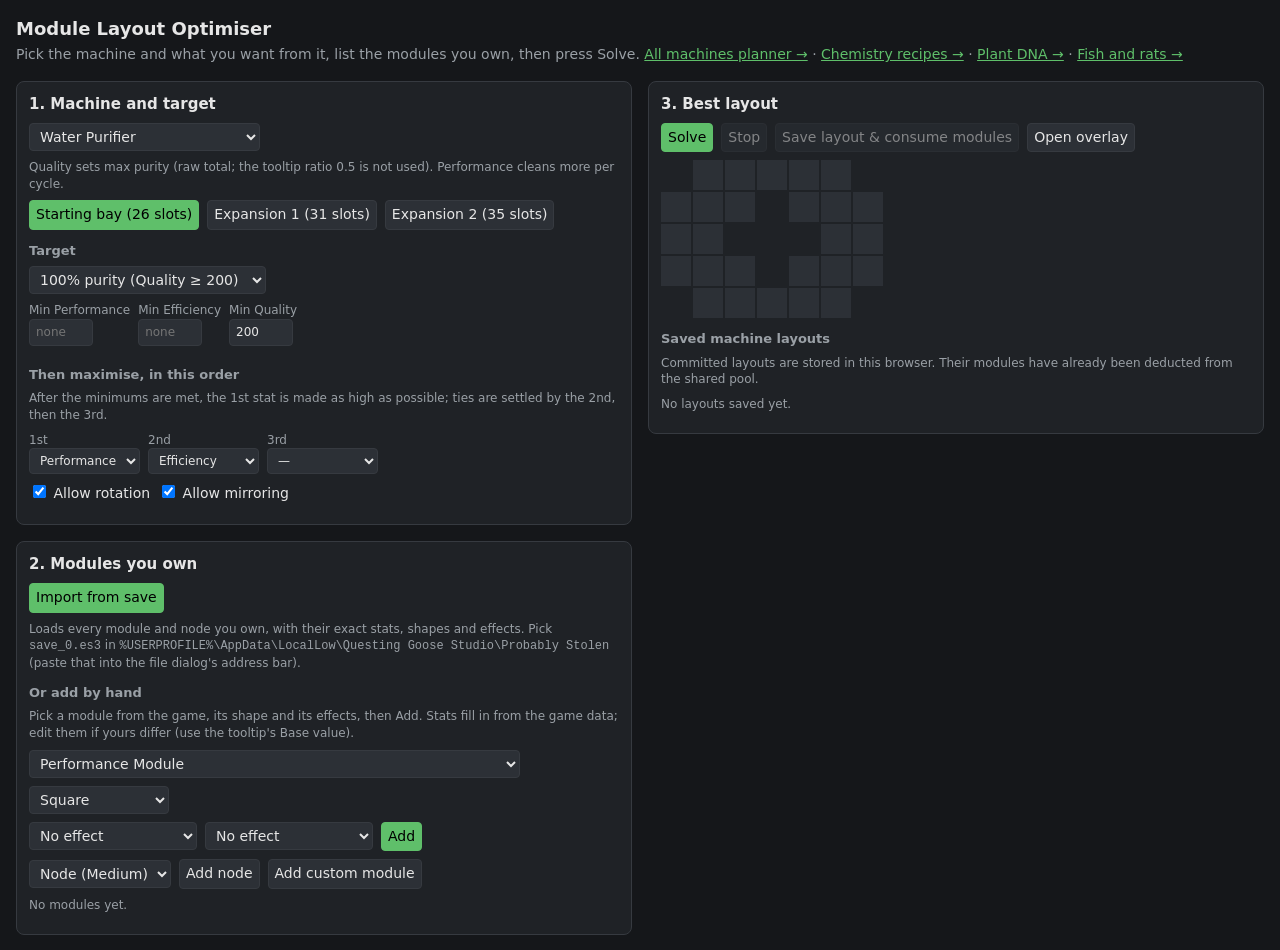
<file: index.html>
<!doctype html>
<html lang="en">
<head>
<meta charset="utf-8">
<meta name="viewport" content="width=device-width,initial-scale=1">
<title>Module Layout Optimiser</title>
<link rel="stylesheet" href="style.css">
</head>
<body>
<header>
  <h1>Module Layout Optimiser</h1>
  <p>Pick the machine and what you want from it, list the modules you own, then press Solve. <a href="plan.html" style="color:var(--accent)">All machines planner →</a> · <a href="chem.html" style="color:var(--accent)">Chemistry recipes →</a> · <a href="plants.html" style="color:var(--accent)">Plant DNA →</a> · <a href="animals.html" style="color:var(--accent)">Fish and rats →</a></p>
</header>
<main>
  <section>
    <h2>1. Machine and target</h2>
    <div class="row"><select id="machine" aria-label="Machine"></select></div>
    <p class="hint" id="machineStats"></p>
    <div class="row" id="stages"></div>
    <h3>Target</h3>
    <div class="row"><select id="preset" aria-label="Target preset"></select></div>
    <div class="row stack" id="mins"></div>
    <div class="row" id="option"></div>
    <h3>Then maximise, in this order</h3>
    <p class="hint">After the minimums are met, the 1st stat is made as high as possible; ties are settled by the 2nd, then the 3rd.</p>
    <div class="row stack" id="priority"></div>
    <div class="row">
      <label><input type="checkbox" id="rotate"> Allow rotation</label>
      <label><input type="checkbox" id="flip"> Allow mirroring</label>
    </div>
  </section>

  <section>
    <h2>2. Modules you own</h2>
    <div class="row"><button class="primary" id="importSave">Import from save</button><input type="file" id="saveFile" accept=".es3" hidden></div>
    <p class="hint">Loads every module and node you own, with their exact stats, shapes and effects. Pick <code>save_0.es3</code> in
      <code>%USERPROFILE%\AppData\LocalLow\Questing Goose Studio\Probably Stolen</code> (paste that into the file dialog's address bar).</p>
    <h3>Or add by hand</h3>
    <p class="hint">Pick a module from the game, its shape and its effects, then Add. Stats fill in from the game data; edit them if yours differ (use the tooltip's Base value).</p>
    <div class="row">
      <select id="catModule" aria-label="Module"></select>
      <select id="catVariant" aria-label="Shape"></select>
    </div>
    <div class="row">
      <select id="catEffect1" aria-label="Effect 1"></select>
      <select id="catEffect2" aria-label="Effect 2"></select>
      <button class="primary" id="addCat">Add</button>
    </div>
    <div class="row">
      <select id="nodeKind" aria-label="Node size"></select>
      <button id="addNode">Add node</button>
      <button id="addCustom">Add custom module</button>
    </div>
    <div id="mods"></div>
  </section>

  <section>
    <h2>3. Best layout</h2>
    <div class="row"><button class="primary" id="solve">Solve</button><button id="stop" disabled>Stop</button><button id="saveLayout" disabled>Save layout & consume modules</button><button id="openOverlay" title="Small always-on-top window to keep over the game (Chrome or Edge; run the game windowed or borderless). Keep this tab open: the overlay closes with it.">Open overlay</button><span id="status" class="muted"></span></div>
    <div id="result"></div>
    <h3>Saved machine layouts</h3>
    <p class="hint">Committed layouts are stored in this browser. Their modules have already been deducted from the shared pool.</p>
    <div id="savedLayouts"></div>
  </section>
</main>
<script src="game-data.js"></script>
<script src="solver.js"></script>
<script src="savegame.js"></script>
<script src="ui.js"></script>
<script>
const KEY = 'ps-module-optimiser-v3';
const FLAGS = [['receiver', 'Receiver'], ['top', 'Top Mount'], ['side', 'Side Mount'], ['feedback', 'Negative Feedback']];
const { evaluate } = solverModule();

const DEFAULT = { machine: 0, stage: 0, preset: 0, mins: [null, null, 200], priority: [0, 1, null], rotate: true, flip: true, modules: [], savedLayouts: [] };
let S;
try { S = { ...structuredClone(DEFAULT), ...JSON.parse(localStorage.getItem(KEY)) }; } catch { S = structuredClone(DEFAULT); }
let result = null, worker = null;

const $ = s => document.querySelector(s);
const save = () => { try { localStorage.setItem(KEY, JSON.stringify(S)); } catch {} };
const machine = () => GAME.machines[S.machine];
const bays = () => GAME.bays[machine().bay];
const accepted = m => m.node || machine().accepts.includes(m.type || 'universal');

function applyPreset() {
  const p = machine().presets[S.preset] || machine().presets[0];
  S.mins = p.mins.slice();
  if (p.blast !== undefined) S.blast = p.blast; // Furnace presets say whether the Blast module is used
  const order = [0, 1, 2].filter(k => p.weights[k] > 0).sort((a, b) => p.weights[b] - p.weights[a]);
  S.priority = [0, 1, 2].map(r => order[r] ?? null);
}

// Priority order as weights: each rank counts 1000x the next, so a higher-priority stat always wins
// (stat totals stay well under 1000).
function weightsOf() {
  const w = [0, 0, 0];
  S.priority.forEach((k, r) => { if (k !== null && w[k] === 0) w[k] = 1000 ** (2 - r); });
  return w;
}

// Base stats as the game computes them: shape variant first, then each effect, truncating each time.
function catalogStats() {
  const cat = GAME.modules[$('#catModule').value];
  const variant = cat.variants ? GAME.variants[cat.variants][$('#catVariant').value] : null;
  const effects = [$('#catEffect1').value, $('#catEffect2').value].filter(v => v !== '').map(i => GAME.effects[i]);
  let base = cat.base.slice();
  for (const mult of [variant ? variant.mult : 1, ...effects.map(e => e.mult || 1)]) base = base.map(b => Math.trunc(b * mult));
  const m = { name: cat.name + (variant && variant.mult !== 1 ? ` (${variant.name})` : ''), type: cat.type, cells: cellsOf(variant ? variant.shape : cat.shape), base, count: 1 };
  for (const e of effects) if (e.flag) m[e.flag] = true;
  if (effects.length) m.name += ' · ' + effects.map(e => e.name).join(', ');
  return m;
}

function shapeHtml(m, i) {
  const size = Math.max(3, ...m.cells.map(p => Math.max(p[0], p[1]) + 1));
  let h = `<div class="grid shape${m.node ? ' fixed' : ''}" style="grid-template-columns:repeat(${size},18px)">`;
  for (let r = 0; r < size; r++) for (let c = 0; c < size; c++)
    h += `<div ${m.node ? '' : `data-shape="${i},${r},${c}"`} class="${m.cells.some(p => p[0] === r && p[1] === c) ? 'on' : ''}"></div>`;
  return h + '</div>';
}

function renderSavedLayouts() {
  const host = $('#savedLayouts');
  if (!S.savedLayouts || !S.savedLayouts.length) {
    host.innerHTML = '<p class="hint">No layouts saved yet.</p>';
    return;
  }
  host.innerHTML = S.savedLayouts.map((x, i) => {
    x.inserted = Array.isArray(x.inserted) ? x.inserted : x.placements.map(() => false);
    const done = x.inserted.filter(Boolean).length;
    const components = x.placements.map((p, n) => {
      const m = x.modules[p.id];
      return `<div class="component-row${x.inserted[n] ? ' done' : ''}" style="--component-color:${moduleColors(m)[0]}">
        <label><input type="checkbox" data-layout="${i}" data-component="${n}" ${x.inserted[n] ? 'checked' : ''}>
        <span class="component-name"><b>${m.node ? 'Node' : 'Module'} ${n + 1}:</b> ${esc(m.name)}</span></label>
        <span class="muted">${p.cells.length} cell${p.cells.length === 1 ? '' : 's'}</span>
      </div>`;
    }).join('');
    return `<div class="mod saved-layout">
      <div class="fields">
        <div class="layout-actions"><b>${esc(x.machineName)} — ${esc(x.stageName)}</b><button class="delete-layout" data-delete-layout="${i}">Delete layout</button></div>
        <span class="muted">${new Date(x.savedAt).toLocaleString()} · ${x.placements.length} components</span>
        <div data-tick data-layout-board="${i}">${boardHtml(x.layout, x.placements, x.modules, 30, x.inserted)}</div>
        <span>${totalsHtml(x.totals)}</span>
        <div class="layout-actions"><b>Installation checklist</b><span class="progress">${done}/${x.placements.length} installed</span></div>
        <div class="component-list">${components}</div>
      </div>
    </div>`;
  }).join('');
}

// Identifies the same kind of module across the pool, saved layouts and re-imports.
const signature = m => JSON.stringify([m.name, m.type, m.cells, m.base, m.node, m.receiver, m.top, m.side, m.feedback]);

function restoreLayoutModules(x) {
  const used = {};
  x.placements.forEach(p => used[p.id] = (used[p.id] || 0) + 1);
  for (const [id, count] of Object.entries(used)) {
    const source = x.modules[+id];
    if (!source) continue;
    const key = signature(source);
    let existing = S.modules.find(m => signature(m) === key);
    if (existing) existing.count = (existing.count || 0) + count;
    else S.modules.push({ ...structuredClone(source), count });
  }
}

function render() {
  save();
  const mc = machine();
  $('#machine').innerHTML = GAME.machines.map((m, i) => `<option value="${i}" ${i === S.machine ? 'selected' : ''}>${esc(m.name)}</option>`).join('');
  $('#machineStats').textContent = mc.stats;
  $('#stages').innerHTML = bays().map((b, i) => `<button data-stage="${i}" class="${i === S.stage ? 'on' : ''}">${esc(b.name)}</button>`).join('');
  $('#preset').innerHTML = mc.presets.map((p, i) => `<option value="${i}" ${i === S.preset ? 'selected' : ''}>${esc(p.label)}</option>`).join('');
  $('#option').innerHTML = optionsHtml(mc, S, '', name => S.modules.some(m => accepted(m) && m.count > 0 && m.name.startsWith(name)));
  $('#mins').innerHTML = STATS.map((s, k) => `<label>Min ${s}<input type="number" data-min="${k}" value="${S.mins[k] ?? ''}" placeholder="none"></label>`).join('');
  $('#priority').innerHTML = ['1st', '2nd', '3rd'].map((label, r) => `<label>${label}<select data-prio="${r}">
    <option value="">—</option>${STATS.map((s, k) => `<option value="${k}" ${S.priority[r] === k ? 'selected' : ''}>${s}</option>`).join('')}</select></label>`).join('');
  $('#rotate').checked = S.rotate; $('#flip').checked = S.flip;

  // Catalog pickers: modules this machine accepts first.
  const sel = $('#catModule').value;
  const cat = GAME.modules.map((m, i) => ({ m, i })).sort((a, b) => accepted(b.m) - accepted(a.m));
  $('#catModule').innerHTML = cat.map(({ m, i }) => `<option value="${i}">${esc(m.name)}${accepted(m) ? '' : ' (not for this machine)'}</option>`).join('');
  if (sel !== '') $('#catModule').value = sel;
  renderVariants();
  const effOpts = '<option value="">No effect</option>' + GAME.effects.map((e, i) => `<option value="${i}">${esc(e.name)}</option>`).join('');
  for (const id of ['#catEffect1', '#catEffect2']) { const v = $(id).value; $(id).innerHTML = effOpts; $(id).value = v; }
  $('#nodeKind').innerHTML = GAME.nodes.map((n, i) => `<option value="${i}">${esc(n.name)}</option>`).join('');

  $('#mods').innerHTML = S.modules.map((m, i) => `<div class="mod${accepted(m) ? '' : ' off'}" data-m="${i}">${shapeHtml(m, i)}
    <div class="fields">
      <div class="row" style="margin:0">
        <span class="swatch" style="background:${moduleColor(m)}"></span>
        <input data-f="name" value="${esc(m.name)}" aria-label="Name" style="flex:1">
      </div>
      ${m.node ? '<span class="muted">Node: no own stats. Gets 20% of the base stats of each module touching it.</span>' : `
      <div class="row stack" style="margin:0">
        ${STATS.map((s, k) => `<label>${s}<input type="number" data-s="${k}" value="${m.base[k]}"></label>`).join('')}
      </div>
      <div class="row flags" style="margin:0">
        ${FLAGS.map(([f, label]) => `<label><input type="checkbox" data-f="${f}" ${m[f] ? 'checked' : ''}> ${label}</label>`).join('')}
      </div>`}
      <div class="row" style="margin:0">
        <label class="muted">Count <input type="number" min="0" data-f="count" value="${m.count}"></label>
        <button data-dup="${i}">Copy</button><button data-del="${i}">Remove</button>
        ${accepted(m) ? '' : '<span class="warn">Not accepted by this machine</span>'}
      </div>
    </div></div>`).join('') || '<p class="hint">No modules yet.</p>';
  renderResult();
  renderSavedLayouts();
}

function renderVariants() {
  const cat = GAME.modules[$('#catModule').value || 0];
  const v = $('#catVariant').value;
  $('#catVariant').innerHTML = cat.variants ? GAME.variants[cat.variants].map((x, i) => `<option value="${i}">${esc(x.name)}</option>`).join('') : '<option value="">Fixed shape</option>';
  $('#catVariant').disabled = !cat.variants;
  if (cat.variants && v !== '' && v < GAME.variants[cat.variants].length) $('#catVariant').value = v;
}

// Totals once the layout's Learning Algorithm modules have fully grown, and how many cycles that takes.
function grownLine(r, grid) {
  const cycles = cyclesToGrow(r.placements.map(p => r.mods[p.id]));
  if (!cycles) return '';
  const byId = Object.fromEntries(r.types.map(t => [t.id, { ...t, base: t.node ? t.base : grownBase(r.mods[t.id]) }]));
  return `<p class="muted">Fully grown in about ${cycles} cycle${cycles === 1 ? '' : 's'}: ${totalsHtml(evaluate(grid, r.placements, byId).totals)}</p>`;
}

function renderResult() {
  const layout = bays()[S.stage].layout, g = gridOf(layout);
  const r = result && result.machine === S.machine && result.stage === S.stage ? result : null;
  const board = r && r.placements.length ? boardHtml(layout, r.placements, r.mods) : (() => {
    let h = `<div class="grid" style="grid-template-columns:repeat(${g.cols},30px)">`;
    for (let i = 0; i < g.rows * g.cols; i++) h += g.usable[i] ? '<div></div>' : '<div class="x"></div>';
    return h + '</div>';
  })();
  if (!r || !r.placements.length) { $('#result').innerHTML = board + (r && r.note ? `<p class="${r.noteClass}">${esc(r.note)}</p>` : ''); return; }

  const byId = Object.fromEntries(r.types.map(t => [t.id, t]));
  const { totals, items } = evaluate(g, r.placements, byId);
  const mins = r.mins;
  const tot = STATS.map((s, k) => {
    const need = mins[k] === null ? '' : totals[k] >= mins[k] ? ` <span class="ok">≥ ${mins[k]} ✓</span>` : ` <span class="bad">needs ${mins[k]}</span>`;
    return `<tr><td>${statSpan(k)}</td><td>${statSpan(k, fmt(totals[k]) + "%")}${need}</td></tr>`;
  }).join('');
  const readout = machine().readout(...totals, r.options || {}).map(line => `<tr><td colspan="2">${esc(line)}</td></tr>`).join('');
  const rows = r.placements.map((p, n) => {
    const m = r.mods[p.id];
    return `<tr><td><span class="swatch" style="background:${moduleColor(m)}"></span>${m.node ? 'N' : ''}${n + 1}. ${esc(m.name)}</td><td>${items[n].map(fmt).join(' / ')}</td></tr>`;
  }).join('');
  $('#result').innerHTML = `${board}${legendHtml()}
    ${r.note ? `<p class="${r.noteClass}">${esc(r.note)}</p>` : ''}
    <table><tr><td colspan="2"><b>Totals</b></td></tr>${tot}</table>${grownLine(r, g)}
    <table><tr><td colspan="2"><b>${esc(machine().name)}</b></td></tr>${readout}</table>
    <table><tr><td colspan="2"><b>Placed items</b> <span class="muted">(Performance / Efficiency / Quality, with bonuses)</span></td></tr>${rows}</table>`;
}

function solveNow() {
  const g = gridOf(bays()[S.stage].layout);
  const mods = structuredClone(S.modules);
  // Learning Algorithm modules also earn what they will still grow (targets are checked on today's stats), so the
  // layout fills up with them. Growth counts for prioritised stats and for stats with a minimum, except Quality
  // on a machine where it only counts in whole steps (Furnace).
  const w = weightsOf(), growW = w.map((x, k) => x || (S.mins[k] !== null && !(k === 2 && machine().qualityStep) ? Math.max(...w, 1) : 0));
  const types = mods.map((m, id) => ({ id, cells: m.cells, count: accepted(m) ? m.count : 0, base: m.node ? [0, 0, 0] : m.base,
    node: !!m.node, receiver: !!m.receiver, top: !!m.top, side: !!m.side, feedback: !!m.feedback,
    cost: m.node || !m.learnMax ? 0 : -grownBase(m).reduce((s, v, k) => s + growW[k] * (v - m.base[k]), 0) }));
  // A machine option (Furnace: Blast) makes the layout include that module.
  const need = requiredModules(machine(), S, mods.map((m, i) => ({ name: m.name, count: types[i].count }))).ids;
  const opts = { weights: weightsOf(), mins: S.mins.slice(), require: need.length ? need : null, rotate: S.rotate, flip: S.flip, heuristicMs: 5000, timeLimitMs: 60000 };
  const base = { machine: S.machine, stage: S.stage, mods, types, mins: opts.mins, options: Object.fromEntries((machine().options || []).map(o => [o.key, !!S[o.key]])) };
  const t0 = Date.now();
  const show = (r, note, noteClass) => { result = { ...base, ...r, note, noteClass }; renderResult(); };
  const finish = () => { worker = null; $('#solve').disabled = false; $('#stop').disabled = true; $('#saveLayout').disabled = !(result && result.found && result.placements.length); };
  $('#solve').disabled = true; $('#stop').disabled = false; $('#saveLayout').disabled = true;
  $('#status').textContent = 'Solving…';

  worker = startSolver({ grid: g, types, opts },
    r => { show(r); $('#status').textContent = `Solving… best so far after ${((Date.now() - t0) / 1000).toFixed(1)} s`; },
    r => {
      const secs = ((Date.now() - t0) / 1000).toFixed(1);
      if (r.found) {
        show(r);
        $('#status').textContent = r.optimal ? `Best possible layout (${secs} s)` : `Best layout found (${secs} s). Too many combinations to prove nothing beats it.`;
        return finish();
      }
      // Target out of reach: show the layout that gets closest to the minimums.
      const cons = [0, 1, 2].filter(k => opts.mins[k] !== null);
      $('#status').textContent = 'Target not reachable. Finding the closest layout…';
      worker = startSolver({ grid: g, types, opts: { ...opts, mins: [null, null, null], weights: [0, 1, 2].map(k => +cons.includes(k)) } },
        x => show(x),
        x => {
          const gap = cons.map(k => `${STATS[k]} ${x.totals[k]} of ${opts.mins[k]}`).join(', ');
          show(x, `Target not reachable with these modules. Closest: ${gap}.`, 'bad');
          $('#status').textContent = x.optimal ? 'Closest possible layout' : 'Closest found before time limit';
          finish();
        });
    });
}

function saveLayoutAndConsume() {
  if (!result || !result.found || !result.placements.length) return;
  const used = {};
  for (const p of result.placements) used[p.id] = (used[p.id] || 0) + 1;

  // Validate the whole allocation before changing the inventory.
  for (const [id, n] of Object.entries(used)) {
    const available = result.mods[+id]?.count || 0;
    if (n > available) {
      alert(`Cannot save: ${result.mods[+id]?.name || 'A module'} has only ${available} available, but the layout uses ${n}.`);
      return;
    }
  }

  const bay = bays()[S.stage];
  const grid = gridOf(bay.layout);
  const byId = Object.fromEntries(result.types.map(t => [t.id, t]));
  const evaluated = evaluate(grid, result.placements, byId);
  S.savedLayouts = S.savedLayouts || [];
  S.savedLayouts.push({
    machine: S.machine,
    machineName: machine().name,
    stage: S.stage,
    stageName: bay.name,
    layout: bay.layout.slice(),
    placements: structuredClone(result.placements),
    inserted: result.placements.map(() => false),
    modules: structuredClone(result.mods),
    totals: evaluated.totals,
    savedAt: new Date().toISOString()
  });

  // The solver's IDs correspond to the inventory entries captured when Solve was pressed.
  // Consume only the placed quantity; any unused copies remain in the pool.
  for (const [id, n] of Object.entries(used)) {
    const m = S.modules[+id];
    if (m) m.count = Math.max(0, m.count - n);
  }
  S.modules = S.modules.filter(m => m.count > 0);

  clearResult();
  render();
  $('#status').textContent = 'Layout saved. Used modules have been removed from the available pool.';
}

function stopNow() {
  if (worker) worker.terminate();
  if (result) { result.note = 'Stopped early: this is the best layout found so far.'; result.noteClass = 'warn'; }
  $('#status').textContent = 'Stopped';
  worker = null; $('#solve').disabled = false; $('#stop').disabled = true; $('#saveLayout').disabled = !(result && result.found && result.placements.length);
  renderResult();
}

const clearResult = () => { result = null; $('#status').textContent = ''; if ($('#saveLayout')) $('#saveLayout').disabled = true; };

async function importSave(file) {
  if (!file) return;
  let mods;
  try { mods = readSaveModules(await file.text(), GAME.effects); } catch (err) { alert('Could not read that save: ' + err.message); return; }
  if (!mods.length) { alert('No owned modules or nodes found in that file. Pick save_0.es3 (not saves_index.es3 or SaveFile.es3).'); return; }
  // Modules in saved layouts are still owned in the save; keep them out of the free pool.
  let reserved = 0, unmatched = 0;
  for (const x of S.savedLayouts || []) for (const p of x.placements) {
    const m = mods.find(m => m.count > 0 && signature(m) === signature(x.modules[p.id]));
    if (m) { m.count--; reserved++; } else unmatched++;
  }
  mods = mods.filter(m => m.count > 0);
  const total = mods.reduce((s, m) => s + m.count, 0);
  if (S.modules.length && !confirm(`Replace your ${S.modules.length} module entries with the ${total} free items from the save?`)) return;
  S.modules = mods;
  clearResult(); render();
  $('#status').textContent = `Imported ${total} free items (${mods.length} kinds) from ${file.name}` +
    (reserved ? `; ${reserved} kept aside for saved layouts` : '') +
    (unmatched ? `; ${unmatched} saved-layout items no longer match the save (stats changed?)` : '');
}

document.addEventListener('click', e => {
  const d = e.target.dataset, id = e.target.id;
  // a module clicked on a saved layout's board: tick or untick it in its installation checklist
  const board = e.target.closest('[data-layout-board]'), cell = e.target.closest('[data-n]');
  if (board && cell) {
    const x = S.savedLayouts[+board.dataset.layoutBoard];
    if (x) { x.inserted = Array.isArray(x.inserted) ? x.inserted : x.placements.map(() => false); x.inserted[+cell.dataset.n] = !x.inserted[+cell.dataset.n]; save(); renderSavedLayouts(); }
    return;
  }
  if (d.stage) { S.stage = +d.stage; clearResult(); render(); }
  else if (d.shape) {
    const [i, r, c] = d.shape.split(',').map(Number), m = S.modules[i];
    const k = m.cells.findIndex(p => p[0] === r && p[1] === c);
    k >= 0 ? m.cells.splice(k, 1) : m.cells.push([r, c]);
    clearResult(); render();
  }
  else if (d.dup) { S.modules.splice(+d.dup + 1, 0, structuredClone(S.modules[d.dup])); clearResult(); render(); }
  else if (d.del) { S.modules.splice(+d.del, 1); clearResult(); render(); }
  else if (id === 'addCat') { S.modules.push(catalogStats()); clearResult(); render(); }
  else if (id === 'addNode') {
    const n = GAME.nodes[$('#nodeKind').value];
    S.modules.push({ name: n.name, cells: cellsOf(n.shape), base: [0, 0, 0], count: 1, node: true });
    clearResult(); render();
  }
  else if (id === 'addCustom') {
    S.modules.push({ name: `Custom module ${S.modules.length + 1}`, type: 'universal', cells: [[1, 1]], base: [0, 0, 0], count: 1 });
    clearResult(); render();
  }
  else if (id === 'importSave') $('#saveFile').click();
  else if (id === 'solve') solveNow();
  else if (id === 'stop') stopNow();
  else if (id === 'saveLayout') saveLayoutAndConsume();
  else if (id === 'openOverlay') showOverlay();
  else if (d.deleteLayout !== undefined) {
    const i = +d.deleteLayout, x = S.savedLayouts[i];
    if (x && confirm(`Delete ${x.machineName} — ${x.stageName}? Its consumed modules will be returned to the available pool.`)) {
      restoreLayoutModules(x); S.savedLayouts.splice(i, 1); save(); render();
      $('#status').textContent = 'Layout deleted and its modules returned to the pool.';
    }
  }
});

document.addEventListener('change', e => {
  const t = e.target, d = t.dataset;
  if (d.layout !== undefined && d.component !== undefined) {
    const x = S.savedLayouts[+d.layout];
    if (x) { x.inserted = Array.isArray(x.inserted) ? x.inserted : x.placements.map(() => false); x.inserted[+d.component] = t.checked; save(); renderSavedLayouts(); }
    return;
  }
  if (t.id === 'machine') { S.machine = +t.value; S.stage = 0; S.preset = 0; applyPreset(); }
  else if (t.id === 'preset') { S.preset = +t.value; applyPreset(); }
  else if (t.dataset.opt) S[t.dataset.opt] = t.checked; // a module you want in the layout
  else if (t.id === 'catModule') { renderVariants(); return; }
  else if (['catVariant', 'catEffect1', 'catEffect2', 'nodeKind'].includes(t.id)) return;
  else if (t.id === 'rotate') S.rotate = t.checked;
  else if (t.id === 'flip') S.flip = t.checked;
  else if (d.min) S.mins[d.min] = t.value === '' ? null : parseInt(t.value, 10);
  else if (d.prio) S.priority[d.prio] = t.value === '' ? null : +t.value;
  else if (t.id === 'saveFile') { importSave(t.files[0]); t.value = ''; return; }
  else if (d.s || d.f) {
    const m = S.modules[t.closest('.mod').dataset.m];
    if (d.s) m.base[d.s] = parseInt(t.value, 10) || 0;
    else m[d.f] = t.type === 'checkbox' ? t.checked : d.f === 'count' ? Math.max(0, t.value | 0) : t.value;
  }
  else return;
  clearResult(); render();
});

render();
</script>
</body>
</html>
</file>
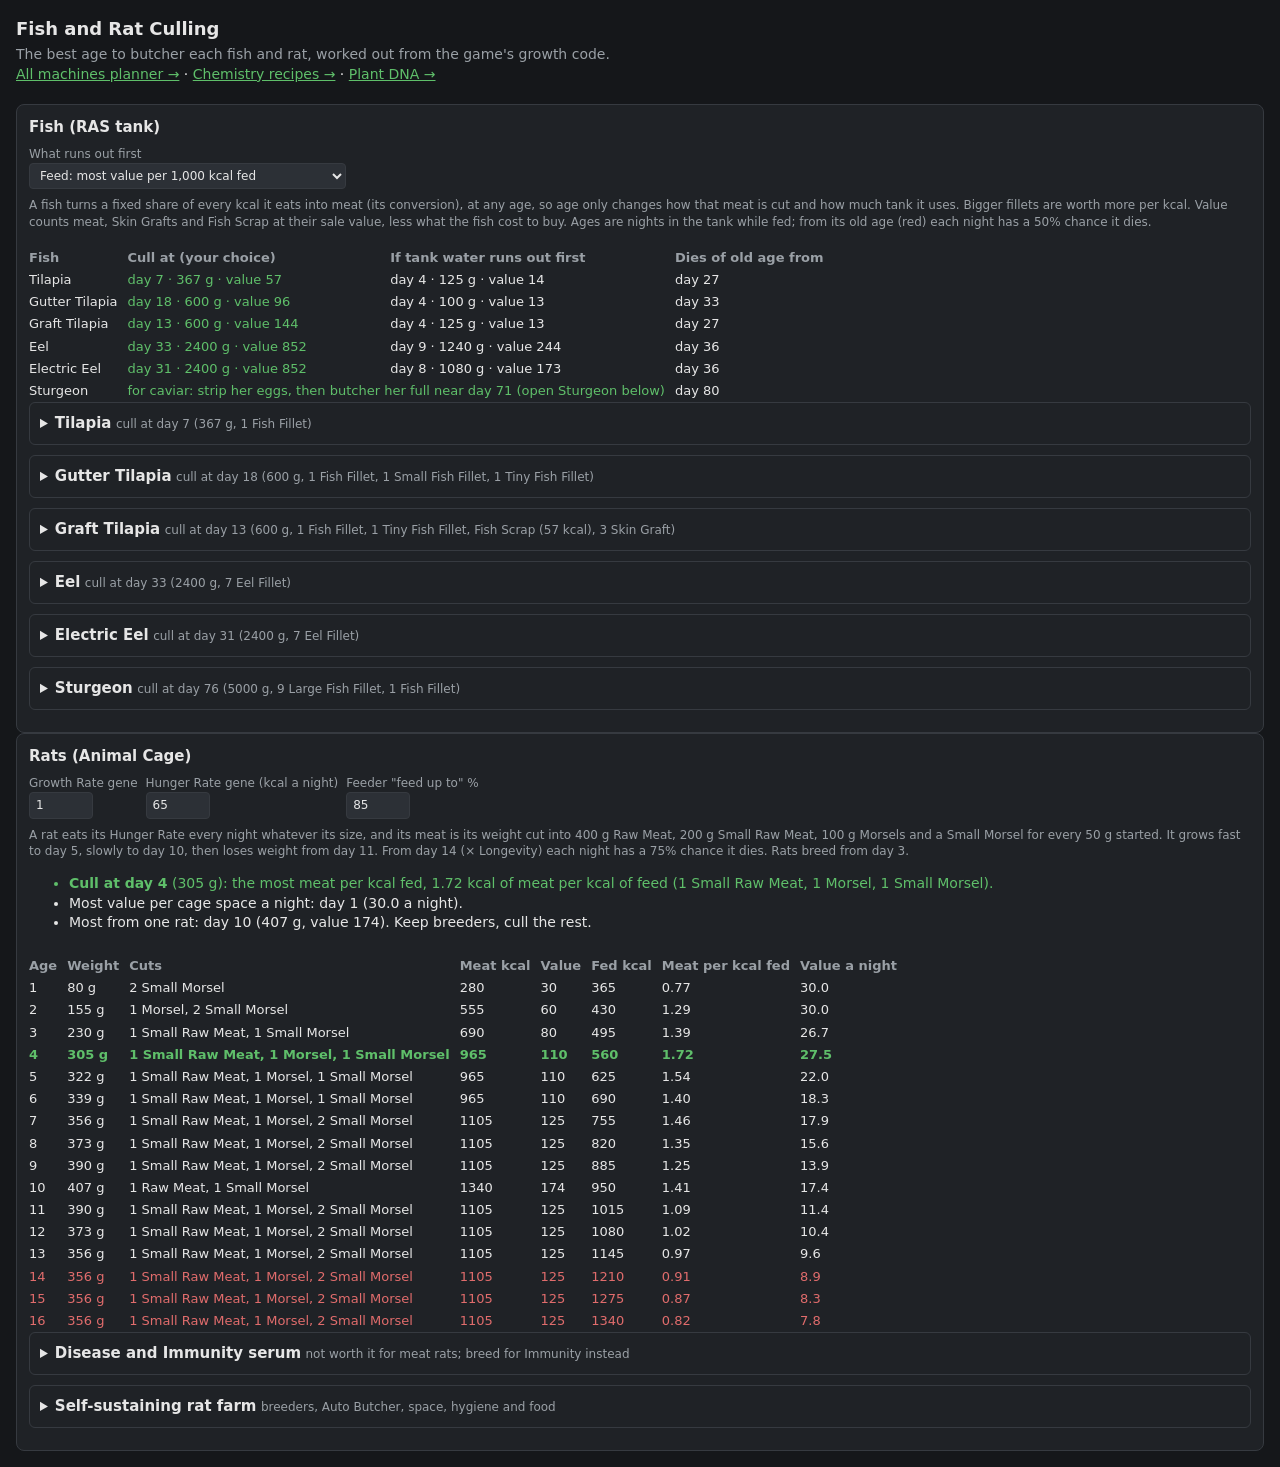
<file: animals.html>
<!doctype html>
<html lang="en">
<head>
<meta charset="utf-8">
<meta name="viewport" content="width=device-width,initial-scale=1">
<title>Fish and Rat Culling</title>
<link rel="stylesheet" href="style.css">
<style>
nav a { color: var(--accent); }
.pcard { border: 1px solid var(--line); border-radius: 6px; padding: 10px; min-width: 0; margin-bottom: 10px; }
.pcard > summary { cursor: pointer; }
.pcard h4 { display: inline; margin: 0; font-size: 15px; }
.scroll { overflow-x: auto; }
table.t td, table.t th { padding: 2px 10px 2px 0; text-align: left; font-size: 13px; white-space: nowrap; }
table.t th { color: var(--muted); font-weight: 600; }
tr.best td { color: var(--accent); font-weight: 600; }
tr.risky td { color: var(--bad); }
</style>
</head>
<body>
<header>
  <h1>Fish and Rat Culling</h1>
  <p>The best age to butcher each fish and rat, worked out from the game's growth code.
    <nav style="display:inline"><a href="plan.html">All machines planner →</a> · <a href="chem.html">Chemistry recipes →</a> · <a href="plants.html">Plant DNA →</a></nav></p>
</header>
<main style="display:block">
  <section>
    <h2>Fish (RAS tank)</h2>
    <div class="row stack">
      <label>What runs out first<select id="fishGoal">
        <option value="perKFeed">Feed: most value per 1,000 kcal fed</option>
        <option value="perLNight">Tank water: most value per litre of tank a night</option>
      </select></label>
    </div>
    <p class="hint">A fish turns a fixed share of every kcal it eats into meat (its conversion), at any age, so age only changes how that meat is cut and how much tank it uses. Bigger fillets are worth more per kcal. Value counts meat, Skin Grafts and Fish Scrap at their sale value, less what the fish cost to buy. Ages are nights in the tank while fed; from its old age (red) each night has a 50% chance it dies.</p>
    <div id="fishSummary"></div>
    <div id="fish"></div>
  </section>
  <section>
    <h2>Rats (Animal Cage)</h2>
    <div class="row stack">
      <label>Growth Rate gene<input type="number" id="growth" step="0.05" min="0.1" value="1"></label>
      <label>Hunger Rate gene (kcal a night)<input type="number" id="hunger" min="1" value="65"></label>
      <label>Feeder "feed up to" %<input type="number" id="target" min="25" max="100" value="85"></label>
    </div>
    <p class="hint">A rat eats its Hunger Rate every night whatever its size, and its meat is its weight cut into 400 g Raw Meat, 200 g Small Raw Meat, 100 g Morsels and a Small Morsel for every 50 g started. It grows fast to day 5, slowly to day 10, then loses weight from day 11. From day 14 (× Longevity) each night has a 75% chance it dies. Rats breed from day 3.</p>
    <div id="rats"></div>
    <details class="pcard"><summary><h4>Disease and Immunity serum</h4> <span class="muted">not worth it for meat rats; breed for Immunity instead</span></summary>
      <ul class="plain">
        <li>Base Immunity is 30. Below 50, a rat may fall sick each night: 25% − 20% × Immunity/50 (13% at 30).</li>
        <li>A sick rat loses 25 health a night and heals (Immunity − 25)/25 × 30% of its max health (6 at Immunity 30), so it loses about 19 a night. It recovers each night with a chance equal to its Immunity. It breeds 75% less while sick.</li>
        <li>So a sick rat takes 5 to 6 nights to die. A meat rat culled at day 4 almost never dies of disease, and its meat depends only on its weight.</li>
        <li>Immunity serum: 10 doses (value 100). A dose is 20 µL and the rat burns 5 µL a night, so it lasts about 4 nights. While it lasts, Immunity is × 1.75 (30 becomes 52: no disease, heals 30 a night) and Hunger Rate is × 1.25 (65 becomes 81 kcal a night).</li>
        <li>For a meat rat the serum costs about 65 kcal more feed (about 10% worse feed efficiency) plus about 10 value a dose, to stop a disease that rarely kills it. Not worth it.</li>
        <li>For breeders it keeps fertility up, but it needs a dose every 4 nights. Breeding for an Immunity gene of 50 or more does the same for free.</li>
      </ul>
    </details>
    <details class="pcard"><summary><h4>Self-sustaining rat farm</h4> <span class="muted">breeders, Auto Butcher, space, hygiene and food</span></summary>
      <ul class="plain">
        <li><b>Breeders.</b> Rats breed from day 3. A pregnancy lasts 3 nights and gives 3 ± 1 pups. Each mating has a chance equal to the lower Fertility of the pair (50% at base), and a rat mates up to 3 times a night. Keep a few females per male. Breeders start dying of old age at day 14 (75% a night), so let young rats replace them. Fertility drops when a rat's hunger is under 200, from day 11, when it is sick, and when the cage is crowded.</li>
        <li><b>Auto Butcher on the cage.</b> Harvest by age from day 4, set how many females and males to keep, and turn on spare pregnant, cull sick and cull prion. It never butchers a named or marked rat.</li>
        <li><b>Space.</b> Keep rats under 55% of the cage area. Over 55%: fertility −20%. Over 70%: −40%, and each night the biggest rat has a 5% chance to kill a smaller one. Over 90%: −60% and 15%.</li>
        <li><b>Hygiene.</b> A rat poops on nights it grows 30 g or more (up to day 5). Once droppings and dead rats cover 25% of the cage area, rats can fall sick from it. Clean the cage.</li>
        <li><b>Food.</b> A day-4 rat gives about 1.7 kcal of meat per kcal it eats, so on paper rats can feed rats. But the Feed Dispenser draws from every food it holds at once. While it holds any rat meat, each feeding gives the rat a prion chance of 100 − Immunity (70% at base). Prions cut Growth Rate, Immunity and Longevity by 20%, and once prion rat meat goes in, every rat fed from it gets prions.
          <ul><li>Do not send the Auto Butcher's rat cuts to the rats' own dispenser.</li>
          <li>Feed plants from Hydroponics, or fish meat (fish is not an animal species, so it causes no prion rolls).</li>
          <li>Sell the rat meat or feed it to your fish.</li></ul></li>
      </ul>
    </details>
  </section>
</main>
<script src="animals.js"></script>
<script>
const $ = s => document.querySelector(s);
const esc = s => String(s).replace(/[&<>"]/g, c => ({ '&': '&amp;', '<': '&lt;', '>': '&gt;', '"': '&quot;' })[c]);
const STAGES = ['Roe', 'Fry', 'Juvenile', 'Adolescent', 'Adult', 'Elder'];
const KEY = 'ps-animals';
let S = { fishGoal: 'perKFeed', growth: 1, hunger: 65, target: 85 };
try { S = { ...S, ...JSON.parse(localStorage.getItem(KEY) || '{}') }; } catch {}

const STURGEON = `<p>Sturgeon is for caviar (value 240 a jar; Sturgeon Roe is 120). From Adult (day 18) she grows 40 g of eggs a night while her health is at least 90%, up to 15% of her stage weight: 525 g as an Adult, 750 g as an Elder (day 34), about 13 and 19 nights. Each 100 g is one jar.</p>
<ul class="plain">
  <li>Egg surgery: her first 10 jars ever are all caviar, the next 6 alternate caviar and roe, every jar after that is roe. It costs 20% of her health when she is full (up to 50% if you cut early), so strip her only when she is full.</li>
  <li>Butchering her gives every egg inside as caviar, whatever her surgery count.</li>
  <li>Best: strip her when full until the next surgery would be mostly roe (after about 12 jars, her second Elder load near day 52). Then let her fill once more and butcher her full, around day 71, before day 80 when she can die of old age.</li>
</ul>`;

function fishCard(f, goal) {
  const rows = fishTable(f), pick = best(rows, goal);
  const head = '<tr><th>Age</th><th>Stage</th><th>Weight</th><th>Water</th><th>Fed</th><th>Meat kcal</th><th>Cuts</th><th>Value</th><th>Per 1,000 kcal fed</th><th>Per L·night</th></tr>';
  const body = rows.map(r => `<tr class="${r === pick ? 'best' : r.risky ? 'risky' : ''}"><td>${r.age}</td><td>${STAGES[r.stage]}</td><td>${r.weight} g</td><td>${r.water} mL</td><td>${r.fed}</td><td>${r.meat}</td><td>${esc(r.cuts)}</td><td>${r.value}</td><td>${r.perKFeed.toFixed(1)}</td><td>${r.perLNight.toFixed(2)}</td></tr>`).join('');
  return `<details class="pcard"><summary><h4>${esc(f.name)}</h4> <span class="muted">cull at day ${pick.age} (${pick.weight} g, ${esc(pick.cuts)})</span></summary>
    <p class="hint">${esc(f.note)} Conversion ${f.conv}: ${Math.round(f.conv * 100)}% of every kcal eaten becomes meat. Upkeep ${f.upkeep} kcal per 100 g a night (half as an Elder).</p>
    ${f.sturgeon ? STURGEON : ''}<div class="scroll"><table class="t">${head}${body}</table></div></details>`;
}

function render() {
  try { localStorage.setItem(KEY, JSON.stringify(S)); } catch {}
  $('#fishGoal').value = S.fishGoal; $('#growth').value = S.growth; $('#hunger').value = S.hunger; $('#target').value = S.target;
  const other = S.fishGoal === 'perKFeed' ? 'perLNight' : 'perKFeed';
  $('#fishSummary').innerHTML = `<div class="scroll"><table class="t"><tr><th>Fish</th><th>Cull at (your choice)</th><th>${other === 'perLNight' ? 'If tank water runs out first' : 'If feed runs out first'}</th><th>Dies of old age from</th></tr>${FISH.map(f => {
    const rows = fishTable(f), a = best(rows, S.fishGoal), b = best(rows, other);
    if (f.sturgeon) return `<tr><td>${esc(f.name)}</td><td class="ok" colspan="2">for caviar: strip her eggs, then butcher her full near day 71 (open Sturgeon below)</td><td>day ${f.oldAge}</td></tr>`;
    return `<tr><td>${esc(f.name)}</td><td class="ok">day ${a.age} · ${a.weight} g · value ${a.value}</td><td>day ${b.age} · ${b.weight} g · value ${b.value}</td><td>day ${f.oldAge}</td></tr>`;
  }).join('')}</table></div>`;
  $('#fish').innerHTML = FISH.map(f => fishCard(f, S.fishGoal)).join('');

  const rows = ratTable({ growth: +S.growth || 1, hunger: +S.hunger || 65, target: +S.target || 85 });
  const feed = best(rows, 'perKFeed'), slot = best(rows, 'valuePerNight'), most = best(rows, 'value');
  $('#rats').innerHTML = `<ul class="plain">
      <li class="ok"><b>Cull at day ${feed.age}</b> (${feed.weight} g): the most meat per kcal fed, ${feed.perKFeed.toFixed(2)} kcal of meat per kcal of feed (${esc(feed.cuts)}).</li>
      <li>Most value per cage space a night: day ${slot.age} (${slot.valuePerNight.toFixed(1)} a night).</li>
      <li>Most from one rat: day ${most.age} (${most.weight} g, value ${most.value}). Keep breeders, cull the rest.</li>
    </ul>
    <div class="scroll"><table class="t"><tr><th>Age</th><th>Weight</th><th>Cuts</th><th>Meat kcal</th><th>Value</th><th>Fed kcal</th><th>Meat per kcal fed</th><th>Value a night</th></tr>${rows.map(r => `<tr class="${r === feed ? 'best' : r.risky ? 'risky' : ''}"><td>${r.age}</td><td>${r.weight} g</td><td>${esc(r.cuts)}</td><td>${r.kcal}</td><td>${r.value}</td><td>${r.fed}</td><td>${r.perKFeed.toFixed(2)}</td><td>${r.valuePerNight.toFixed(1)}</td></tr>`).join('')}</table></div>`;
}

document.addEventListener('change', e => {
  const t = e.target;
  if (t.id === 'fishGoal') S.fishGoal = t.value;
  else if (['growth', 'hunger', 'target'].includes(t.id)) S[t.id] = +t.value;
  else return;
  render();
});
render();
</script>
</body>
</html>
</file>
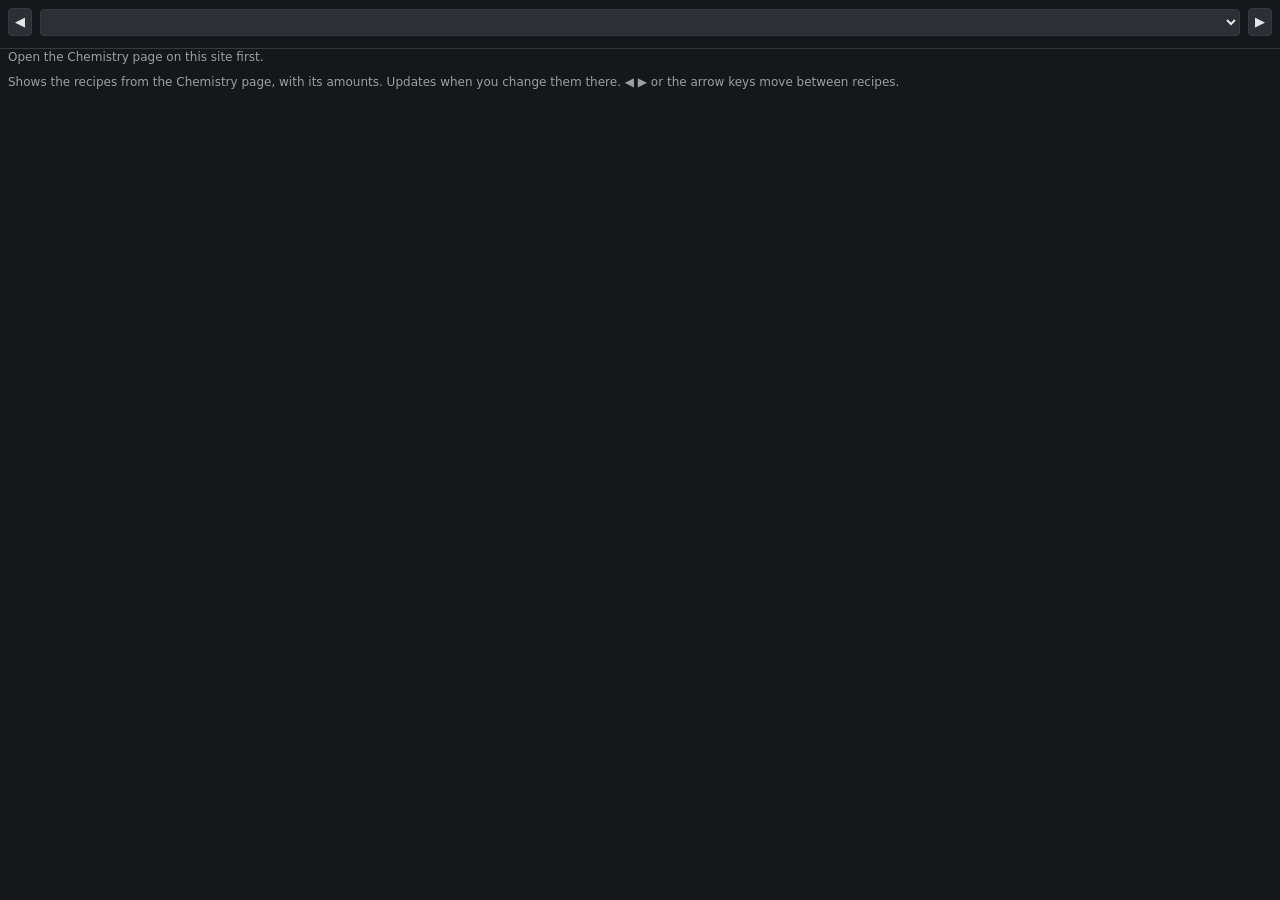
<file: chem-overlay.html>
<!doctype html>
<html lang="en">
<head>
<meta charset="utf-8">
<meta name="viewport" content="width=device-width,initial-scale=1">
<title>Recipe Overlay</title>
<link rel="stylesheet" href="style.css">
<style>
body { font-size: 13px; }
.pinned { position: sticky; top: 0; background: var(--bg); padding: 8px; border-bottom: 1px solid var(--line); }
.pinned .row { margin-bottom: 4px; }
.pinned select { flex: 1; min-width: 0; }
.wrap { padding: 0 8px 8px; }
.steps { margin: 6px 0; padding-left: 20px; }
.steps li { margin: 4px 0; }
</style>
</head>
<body>
<div class="pinned">
  <div class="row"><button id="prev" aria-label="Previous">◀</button><select id="pick" aria-label="Recipe"></select><button id="next" aria-label="Next">▶</button></div>
  <div id="line" class="muted"></div>
</div>
<div class="wrap">
  <div id="view"></div>
  <p class="hint">Shows the recipes from the Chemistry page, with its amounts. Updates when you change them there. ◀ ▶ or the arrow keys move between recipes.</p>
</div>
<script>
const $ = s => document.querySelector(s);
let pick = 0;
try { pick = +localStorage.getItem('ps-chem-overlay-pick') || 0; } catch {}

function render() {
  let list = [];
  try { list = JSON.parse(localStorage.getItem('ps-chem-overlay')) || []; } catch {}
  if (!list.length) { $('#view').innerHTML = '<p class="hint">Open the Chemistry page on this site first.</p>'; return; }
  pick = (pick + list.length) % list.length; // wraps round at either end
  try { localStorage.setItem('ps-chem-overlay-pick', pick); } catch {}
  $('#pick').innerHTML = list.map((r, i) => `<option value="${i}" ${i === pick ? 'selected' : ''}>${r.title}</option>`).join('');
  $('#line').innerHTML = list[pick].line;
  $('#view').innerHTML = list[pick].steps; // HTML built by chem.html from its own data
}

$('#pick').addEventListener('change', e => { pick = +e.target.value; render(); });
$('#prev').addEventListener('click', () => { pick--; render(); });
$('#next').addEventListener('click', () => { pick++; render(); });
document.addEventListener('keydown', e => { if (e.key === 'ArrowLeft') { pick--; render(); } if (e.key === 'ArrowRight') { pick++; render(); } });
window.addEventListener('storage', render); // chem.html changed an amount or worked out new recipes
render();
</script>
</body>
</html>
</file>
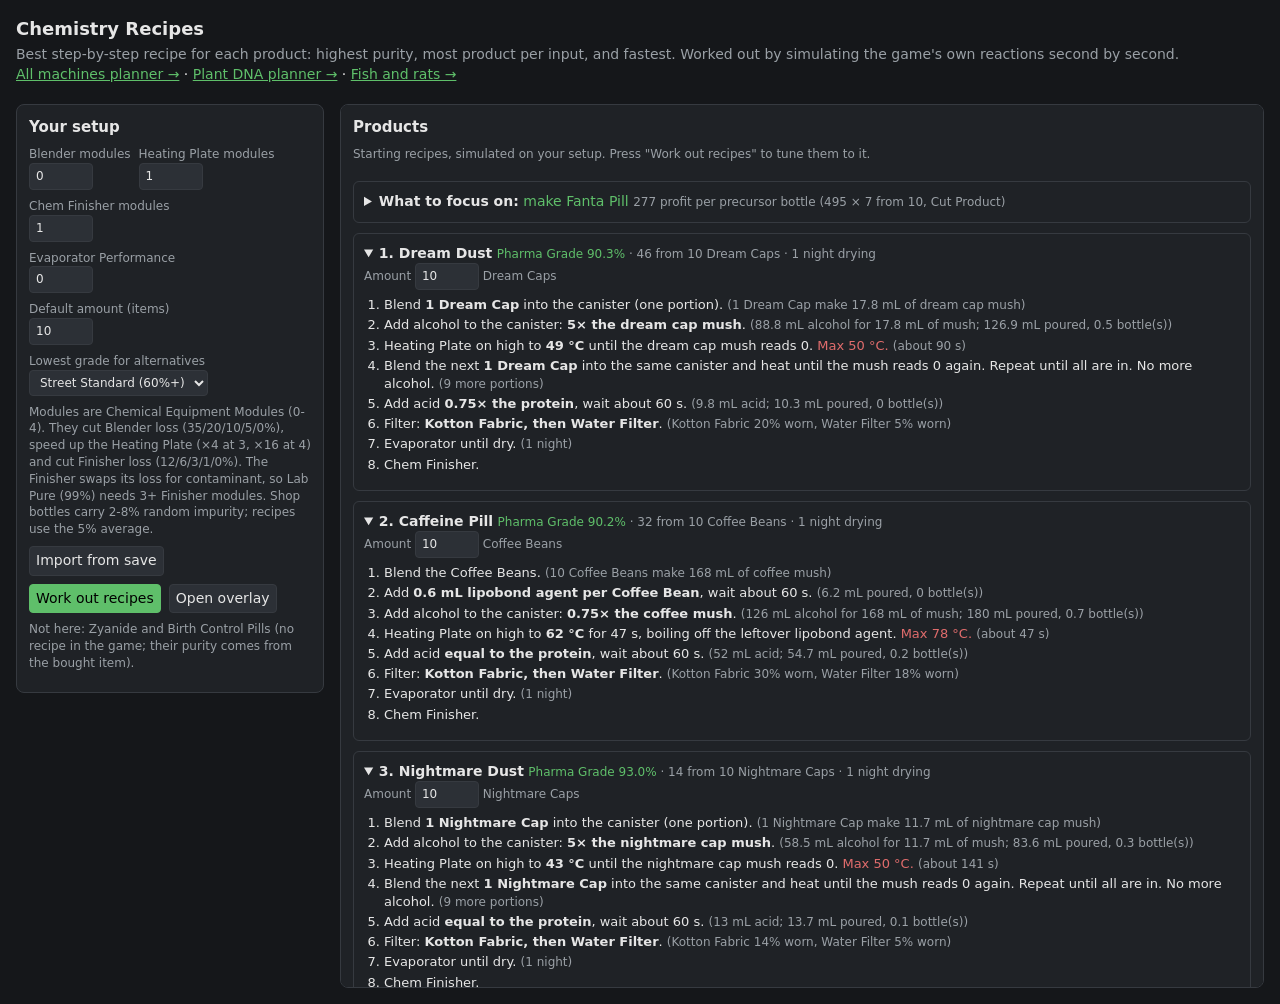
<file: chem.html>
<!doctype html>
<html lang="en">
<head>
<meta charset="utf-8">
<meta name="viewport" content="width=device-width,initial-scale=1">
<title>Chemistry Recipes</title>
<link rel="stylesheet" href="style.css">
<style>
#products { display: grid; gap: 10px; align-items: start; grid-template-columns: repeat(auto-fill, minmax(min(100%, 520px), 1fr)); }
.ccard { border: 1px solid var(--line); border-radius: 6px; padding: 10px; min-width: 0; }
.ccard h4 { margin: 0 0 6px; font-size: 15px; }
.ccard > summary, .alt > summary { cursor: pointer; }
.steps { margin: 6px 0; padding-left: 20px; font-size: 13px; }
.steps li { margin: 2px 0; }
.alt { background: #191b1e; border-radius: 6px; padding: 6px 8px; margin-top: 6px; font-size: 13px; }
nav a { color: var(--accent); }
.scroll { overflow-x: auto; }
table.t td, table.t th { padding: 2px 10px 2px 0; text-align: left; font-size: 13px; white-space: nowrap; }
table.t th { color: var(--muted); font-weight: 600; }
@media (min-width: 760px) { main { grid-template-columns: minmax(0, 1fr) minmax(0, 3fr); } }
</style>
</head>
<body>
<header>
  <h1>Chemistry Recipes</h1>
  <p>Best step-by-step recipe for each product: highest purity, most product per input, and fastest. Worked out by simulating the game's own reactions second by second.
    <nav style="display:inline"><a href="plan.html">All machines planner →</a> · <a href="plants.html">Plant DNA planner →</a> · <a href="animals.html">Fish and rats →</a></nav></p>
</header>
<main>
  <section>
    <h2>Your setup</h2>
    <div class="row stack">
      <label>Blender modules<input type="number" id="blender" min="0" max="4"></label>
      <label>Heating Plate modules<input type="number" id="plate" min="0" max="4"></label>
      <label>Chem Finisher modules<input type="number" id="finisher" min="0" max="4"></label>
      <label>Evaporator Performance<input type="number" id="evapP"></label>
      <label>Default amount (items)<input type="number" id="batch" min="1" max="50"></label>
      <label>Lowest grade for alternatives<select id="minGrade"></select></label>
    </div>
    <p class="hint">Modules are Chemical Equipment Modules (0-4). They cut Blender loss (35/20/10/5/0%), speed up the Heating Plate (×4 at 3, ×16 at 4) and cut Finisher loss (12/6/3/1/0%).
      The Finisher swaps its loss for contaminant, so Lab Pure (99%) needs 3+ Finisher modules. Shop bottles carry 2-8% random impurity; recipes use the 5% average.</p>
    <div class="row"><button id="importSave">Import from save</button><input type="file" id="saveFile" accept=".es3" hidden><span id="importStatus" class="muted"></span></div>
    <div id="evapNote"></div>
    <div class="row"><button class="primary" id="solve">Work out recipes</button><button id="openOverlay" title="Small always-on-top window with the recipe steps, to keep over the game (Chrome or Edge; game windowed or borderless). Keep this tab open: the overlay closes with it.">Open overlay</button><span id="status" class="muted"></span></div>
    <p class="hint">Not here: Zyanide and Birth Control Pills (no recipe in the game; their purity comes from the bought item).</p>
  </section>
  <section>
    <h2>Products</h2>
    <div id="products"></div>
  </section>
</main>
<script src="chem-sim.js"></script>
<script src="game-data.js"></script>
<script src="solver.js"></script>
<script src="savegame.js"></script>
<script src="ui.js"></script>
<script>
const KEY = 'ps-chem-v1';
const $ = s => document.querySelector(s);
const DEFAULT = { blender: 0, plate: 1, finisher: 1, evapP: 0, batch: 10, minGrade: 60, amount: {}, open: {} };
let S;
try { S = { ...structuredClone(DEFAULT), ...JSON.parse(localStorage.getItem(KEY)) }; } catch { S = structuredClone(DEFAULT); }
const save = () => { try { localStorage.setItem(KEY, JSON.stringify(S)); } catch {} };
const mL = v => `${Math.round(v / 100) / 10} mL`;

// Evaporator until the Chem Finisher accepts it.
const dry = steps => [...steps, { op: 'dry', performance: S.evapP }];
const acidBase = p => [
  ...(p.acid > 0 ? [{ op: 'pour', item: 'acid', amount: p.acid }, { op: 'wait', seconds: 60 }] : []),
  ...(p.base > 0 ? [{ op: 'pour', item: 'base', amount: p.base }, { op: 'wait', seconds: 60 }] : []),
];

// Protein: acid equal to it settles it all out (less acid leaves some in: more units, lower purity),
// then base cancels any acid left over.
const protein = ratio => [
  ...(ratio > 0 ? [{ op: 'pour', item: 'acid', ratioOf: 'protein', ratio }, { op: 'wait', seconds: 60 }] : []),
  { op: 'pour', item: 'base', ratioOf: 'acid', ratio: 1 }, { op: 'wait', seconds: 60 },
];
// Filtering: Kotton Fabric (size 150, 1000 durability) first holds back the bulky solids (plant matter, mush,
// debris: size 200); then a Water Filter (size 22, 400 durability, bought) only has the fine ones left
// (minerals, contaminants). Same result as the Water Filter alone, with far less wear on it.
const filters = () => [{ op: 'filter', size: 150, name: 'Kotton Fabric', durability: 1000 }, { op: 'filter', size: 22, name: 'Water Filter', durability: 400 }];
// Alcohol as a multiple of the mush in the container (the game's extraction checks alcohol vs mush).
const alcohol = (mush, ratio) => ({ op: 'pour', item: 'alcohol', ratioOf: mush, ratio });
// Extraction in portions: the alcohol only has to be 5× the mush *in the canister now* and is not used up,
// so blending a few caps at a time into the same alcohol needs far less of it, and less to dry.
// Later portions are marked so the recipe shows them as one "repeat" line.
function extractSteps(item, mush, p, target, seconds) {
  const per = Math.min(p.per, n()), out = [];
  for (let done = 0; done < n(); done += per) {
    out.push({ op: 'blend', item, count: Math.min(per, n() - done), modules: S.blender, portion: done > 0 });
    if (!done) out.push(alcohol(mush, p.alc));
    out.push({ op: 'heat', target, seconds, high: true, modules: S.plate, portion: done > 0 });
  }
  return out;
}

// Recipe templates: parameters -> steps. Ranges are what the optimiser searches.
let N = null; // items in the batch being simulated; null = the setup's batch size
const n = () => N ?? S.batch;
const TEMPLATES = {
  dream_dust: {
    input: 'dream_cap',
    params: { per: [1, 50], alc: [1, 12, 0.5], pa: [0, 1, 0.25], T: [40, 49], t: [20, 400] }, // per = caps per portion; alc = × the mush; T stays under the 50 °C mush limit
    steps: p => dry([
      ...extractSteps('dream_cap', 'dream_cap_mush', p, p.T, p.t),
      ...protein(p.pa),
      ...filters(),
    ]),
  },
  nightmare_dust: {
    input: 'nightmare_cap',
    params: { per: [1, 50], alc: [1, 12, 0.5], pa: [0, 1, 0.25], T: [40, 49], t: [20, 400] },
    steps: p => dry([
      ...extractSteps('nightmare_cap', 'nightmare_cap_mush', p, p.T, p.t),
      ...protein(p.pa),
      ...filters(),
    ]),
  },
  caffeine_pill: {
    input: 'coffee_bean',
    params: { lip: [0, 3000], alc: [0.25, 8, 0.25], pa: [0, 1, 0.25], T: [50, 78], t: [20, 400] },
    steps: p => dry([
      { op: 'blend', item: 'coffee_bean', count: n(), modules: S.blender },
      ...(p.lip > 0 ? [{ op: 'pour', item: 'lipobond_agent', amount: p.lip * n() }, { op: 'wait', seconds: 60 }] : []),
      alcohol('coffee_mush', p.alc),
      { op: 'heat', target: p.T, seconds: p.t, high: true, modules: S.plate, boilOff: 'lipobond_agent' },
      ...protein(p.pa),
      ...filters(),
    ]),
  },
  fanta_pill: {
    input: 'fanta_precursor', unit: 'bottle',
    params: { acid: [0, 250000], t1: [10, 300], red: [0, 200000], T: [110, 129], t: [20, 400], base: [0, 100000] }, // per bottle
    steps: p => dry([
      { op: 'pour', item: 'fanta_precursor', amount: 250000 * n() },
      { op: 'pour', item: 'acid', amount: p.acid * n() }, { op: 'wait', seconds: p.t1 },
      ...filters(),
      { op: 'pour', item: 'reducing_agent', amount: p.red * n() },
      { op: 'heat', target: p.T, seconds: p.t, high: true, modules: S.plate },
      ...acidBase({ acid: 0, base: p.base * n() }),
      ...filters(),
    ]),
  },
  pink_alt_injector: {
    input: 'dream_cap',
    params: { per: [1, 50], alc: [1, 12, 0.5], pa: [0, 1, 0.25], t0: [20, 300], red: [0, 20000], lip: [0, 10000], T: [45, 55], t: [20, 600], t3: [0, 600] },
    steps: p => {
      const extract = dry([
        ...extractSteps('dream_cap', 'dream_cap_mush', p, 45, p.t0),
        ...filters(),
      ]);
      return dry([...extract,
        { op: 'pour', item: 'reducing_agent', amount: p.red * n() },
        { op: 'pour', item: 'lipobond_agent', amount: p.lip * n() },
        { op: 'heat', target: p.T, seconds: p.t, high: true, modules: S.plate },
        ...(p.t3 > 0 ? [{ op: 'heat', target: 58, seconds: p.t3, high: true, modules: S.plate, boilOff: 'lipobond_agent' }] : []), // boil off leftover lipobond (extract is safe below 60)
        ...protein(p.pa),
        ...filters(),
      ]);
    },
  },
};

// Three goals: purity first; most units per input item above the chosen grade; fewest nights, then seconds, above it.
// The grade threshold a purity reaches (99, 90, 80, ...), so purity within one grade does not count.
const gradeFloor = purity => Math.max(0, ...CHEM.GRADES.map(([p]) => p).filter(p => purity >= p));
let topGrade = 101; // the best grade this product can reach; set per product in optimiseAll
// Ties (same grade, units and nights): keep the most active ingredient first, so the search never throws away
// extract to save alcohol just because the unit count rounds down the same; then pour less (alcohol beyond 5×
// the mush changes nothing); then a touch more purity. mL of active (≤ ~650) stays under one drying night
// (1e3); litres poured count 0.5 each, so even 0.1 mL of extract outweighs 100 mL of extra pouring.
const thrift = r => r.active / 1e3 - r.poured / 1e6 * 0.5 + r.purity / 1e5;
const GOALS = {
  // Ties (purity to 0.1%, same units) go to fewer drying nights, so it does not pour extra alcohol for nothing.
  // Main recipe: the best grade reachable, then the most units at that grade, then fewer drying nights.
  // Below a goal's grade, purity is what counts, so the search climbs towards the grade first.
  best: { name: 'Most product at the highest grade', score: r => (r.purity >= topGrade ? 1e12 + r.units * 1e6 - r.nights * 1e3 : r.purity * 1e6) + thrift(r) },
  yield: { name: 'More product, lower grade', score: r => (r.purity >= S.minGrade ? 1e12 + r.units * 1e6 - r.nights * 1e3 : r.purity * 1e6) + thrift(r) },
  fast: { name: 'Fastest', score: r => (r.purity >= S.minGrade ? 1e12 - (r.nights * 86400 + r.seconds) * 1e3 : r.purity * 1e6) + thrift(r) },
};

function evaluate(product, p, count = null) {
  N = count;
  const steps = TEMPLATES[product].steps(p);
  N = null;
  const r = CHEM.run(steps, product, S.finisher);
  r.poured = steps.reduce((a, st) => a + (st.op === 'pour' ? st.amount : 0), 0); // µL of bottles poured
  return { p, steps, r };
}

// Random search, then shrink around the best: a few hundred simulations per goal.
// Three restarts, and each goal also tries the other goals' winners, so one unlucky search does not stick.
function optimiseAll(product) {
  const seeds = [7, 99, 4242];
  // Stage 1: with the grade out of reach, "best" is a pure purity search: it finds the best grade possible.
  topGrade = 101;
  const purest = seeds.map(seed => optimise(product, 'best', seed));
  topGrade = gradeFloor(Math.max(...purest.map(e => e.r.purity)));
  // Stage 2: every goal, with "best" now going for the most units at that grade.
  const runs = [...purest, ...Object.keys(GOALS).flatMap(g => seeds.map(seed => optimise(product, g, seed)))];
  return Object.fromEntries(Object.keys(GOALS).map(g => {
    let best = null;
    for (const e of runs) { const s = GOALS[g].score(e.r); if (!best || s > best.s) best = { ...e, s }; }
    return [g, best];
  }));
}

function optimise(product, goal, seed = 7) {
  const T = TEMPLATES[product], keys = Object.keys(T.params);
  const rand = () => ((seed = (seed * 1103515245 + 12345) % 2147483648) / 2147483648);
  const pick = (k, around, width) => {
    const [lo, hi, step = 1] = T.params[k];
    const v = around === undefined ? lo + rand() * (hi - lo) : around + (rand() - 0.5) * width * (hi - lo);
    return Math.round(Math.min(hi, Math.max(lo, v)) / step) * step;
  };
  let best = null;
  const consider = p => { const e = evaluate(product, p); e.s = GOALS[goal].score(e.r); if (!best || e.s > best.s) best = e; };
  for (let i = 0; i < 160; i++) consider(Object.fromEntries(keys.map(k => [k, pick(k)])));
  for (let w = 0.5; w > 0.01; w *= 0.7) for (let i = 0; i < 30; i++) consider(Object.fromEntries(keys.map(k => [k, pick(k, best.p[k], w)])));
  return best;
}

// Steps read the same for any amount ("alcohol 5× the mush"); the amount box adds exact figures in brackets.
const MUSH = ['dream_cap_mush', 'nightmare_cap_mush', 'coffee_mush'];
const liq = id => id.replace(/_/g, ' ');
const has = (l, id) => (l?.[id] || 0) > 0;
const inputName = product => TEMPLATES[product].unit === 'bottle' ? 'precursor bottle' : CHEM.ITEMS[TEMPLATES[product].input].name.replace(/ \(.*\)/, '');
const plural = (k, word) => `${k} ${word}${k === 1 ? '' : 's'}`;
const bottlesOf = (item, uL) => {
  const b = CHEM.ITEMS[item]?.bottle, full = b ? Object.values(b).reduce((x, y) => x + y, 0) : 0;
  return full ? `${mL(uL)} poured, ${Math.round(uL / full * 10) / 10} bottle(s)` : `${mL(uL)} poured`;
};

// Leave out pours that come to nothing (no protein or acid left) and the wait after them.
const shownSteps = steps => steps.filter((st, i) => {
  const empty = x => x?.op === 'pour' && x.ratioOf && x.amount < 100;
  // a filter that holds nothing back is left out too
  return !empty(st) && !(st.op === 'wait' && empty(steps[i - 1])) && !(st.op === 'dry' && !st.nights) && !(st.op === 'filter' && !st.wear);
});

// One line per action: a wait joins the step before it, filters in a row become one "Filter: A, then B".
function groupSteps(steps) {
  const out = [];
  for (const st of shownSteps(steps)) {
    const last = out.at(-1);
    if (st.portion && last?.st.op === 'repeat') { if (st.op === 'blend') last.portions++; else last.heats.push(st); }
    else if (st.portion) out.push({ st: { op: 'repeat', item: st.item, count: st.count }, portions: 1, heats: [] });
    else if (st.op === 'wait' && last) last.wait = st;
    else if (st.op === 'filter' && last?.st.op === 'filter') last.filters.push(st);
    else out.push({ st, filters: [st] });
  }
  return out;
}

// [same-for-any-amount text, exact figures for this batch]
function stepParts({ st, wait, filters, portions, heats }, product, count) {
  const b = st.before || {}, a = st.after || {}, unit = inputName(product);
  const w = wait ? `, wait about ${wait.seconds} s` : '';
  switch (st.op) {
    case 'blend': {
      const m = MUSH.find(id => has(a, id)), first = st.count < count;
      return [first ? `Blend <b>${plural(st.count, unit)}</b> into the canister (one portion).` : `Blend the ${unit}s.`, m ? `${plural(st.count, unit)} make ${mL(a[m])} of ${liq(m)}` : ''];
    }
    case 'repeat': {
      const done = heats.every(h => !MUSH.some(id => has(h.after, id)));
      return [`Blend the next <b>${plural(st.count, unit)}</b> into the same canister and heat ${done ? 'until the mush reads 0' : `for ${heats[0]?.seconds} s`} again. Repeat until all are in. No more alcohol.`, `${plural(portions, 'more portion')}`];
    }
    case 'pour': {
      const got = (a[st.item] || 0) - (b[st.item] || 0);
      if (st.item === 'alcohol' && st.ratioOf) return [`Add alcohol to the canister: <b>${st.ratio}× the ${liq(st.ratioOf)}</b>${w}.`, `${mL(got)} alcohol for ${mL(b[st.ratioOf])} of mush; ${bottlesOf('alcohol', st.amount)}`];
      if (st.ratioOf === 'protein') return [`Add acid <b>${st.ratio === 1 ? 'equal to the protein' : `${st.ratio}× the protein`}</b>${w}.`, `${mL(got)} acid; ${bottlesOf('acid', st.amount)}`];
      if (st.ratioOf === 'acid') return [`Add base <b>equal to the leftover acid</b>${w}.`, `${mL(got)} base; ${bottlesOf('base', st.amount)}`];
      if (st.item === TEMPLATES[product].input) return [`Pour the ${unit}s into the canister${w}.`, plural(count, unit)];
      return [`Add <b>${mL(st.amount / count)} ${liq(st.item)} per ${unit}</b>${w}.`, bottlesOf(st.item, st.amount)];
    }
    case 'heat': {
      const m = MUSH.find(id => has(b, id)), lim = CHEM.maxSafeTemp(st.present || [], st.boilOff ? [st.boilOff] : []);
      const until = m && !has(a, m) ? `until the ${liq(m)} reads 0` : `for ${st.seconds} s`;
      const boil = st.boilOff && st.target > 55 ? `, boiling off the leftover ${liq(st.boilOff)}` : '';
      return [`Heating Plate on high to <b>${st.target} °C</b> ${until}${boil}.${lim ? ` <span class="bad" title="${esc(lim.why)}">Max ${lim.temp} °C.</span>` : ''}`, m ? `about ${st.seconds} s` : ''];
    }
    case 'wait': return [`Wait about ${st.seconds} s.`, ''];
    case 'filter': return [`Filter: <b>${filters.map(f => esc(f.name)).join(', then ')}</b>.`,
      filters.map(f => `${esc(f.name)} ${f.wear > f.durability ? `${Math.ceil(f.wear / f.durability)} needed` : `${Math.round(f.wear / f.durability * 100)}% worn`}`).join(', ')];
    case 'dry': return ['Evaporator until dry.', plural(st.nights, 'night')];
  }
}

// Recipe settings in words, to say how a goal's recipe differs from the purest one.
const PARAM_WORDS = {
  alc: v => `alcohol ${v}× the mush`, pa: v => (v ? `acid ${v}× the protein` : 'no acid'), T: v => `heat to ${v} °C`, t: v => `heat ${v} s`,
  per: v => `${v} per portion`, t0: v => `first heat ${v} s`, t1: v => `wait ${v} s after the acid`, t3: v => `boil-off ${v} s`,
  lip: v => `${mL(v)} lipobond per item`, red: v => `${mL(v)} reducing agent per item`, acid: v => `${mL(v)} acid per bottle`, base: v => `${mL(v)} base per bottle`,
};
const sameRecipe = (a, b) => JSON.stringify(a.p) === JSON.stringify(b.p);
function diffHtml(e, pure) {
  const changes = Object.keys(e.p).filter(k => e.p[k] !== pure.p[k] && PARAM_WORDS[k]).map(k => `${PARAM_WORDS[k](e.p[k])} (main: ${PARAM_WORDS[k](pure.p[k])})`);
  const r = e.r, q = pure.r, d = [];
  if (r.units !== q.units) d.push(`${r.units > q.units ? '+' : ''}${r.units - q.units} units`);
  if (r.nights !== q.nights) d.push(`${r.nights < q.nights ? `${q.nights - r.nights} fewer` : `${r.nights - q.nights} more`} night(s) drying`);
  d.push(`${(r.purity - q.purity).toFixed(1)}% purity`);
  return `<div class="hint" style="margin:4px 0">Vs main: ${changes.join(', ') || 'same settings'}. ${d.join(', ')}.</div>`;
}

// An alternative is only shown when it gains something real over the main recipe:
// at least 10% (and 2) more units, or fewer drying nights.
function worthIt(goal, e, main) {
  if (sameRecipe(e, main) || e.r.purity < S.minGrade) return false;
  if (goal === 'yield') return e.r.units >= main.r.units * 1.1 && e.r.units - main.r.units >= 2;
  if (goal === 'fast') return e.r.nights < main.r.nights;
  return true;
}

const stepsHtml = (product, e, count) => `<ol class="steps">${groupSteps(e.steps).map(g => {
  const [text, exact] = stepParts(g, product, count);
  return `<li>${text}${exact ? ` <span class="muted">(${exact})</span>` : ''}</li>`;
}).join('')}<li>Chem Finisher.</li></ol>`;
const resultLine = (r, product, count) => `<span class="${r.purity >= S.minGrade ? 'ok' : 'bad'}">${r.grade} ${r.purity.toFixed(1)}%</span> · ${r.units} from ${plural(count, inputName(product))} ${r.nights ? ` · ${plural(r.nights, 'night')} drying` : ''}${r.wet ? ' <span class="bad">(still wet)</span>' : ''}`;

// One card per product: the main recipe, then any alternative worth it, each opens and closes (remembered).
// Card order: Dream Dust and Caffeine first, the rest after.
const ORDER = ['dream_dust', 'caffeine_pill', 'nightmare_dust', 'fanta_pill', 'pink_alt_injector'];
const OVERLAY = {}; // each main recipe as shown, saved for chem-overlay.html
function productCard(id, res) {
  const P = CHEM.PRODUCTS[id], open = k => (S.open[k] ?? k === id) ? ' open' : '', title = `${ORDER.indexOf(id) + 1}. ${P.name}`;
  const count = S.amount[id] || S.batch, main = evaluate(id, res.best.p, count);
  const alts = Object.keys(GOALS).filter(g => g !== 'best' && res[g] && worthIt(g, res[g], res.best)).map(g => {
    const e = evaluate(id, res[g].p, count);
    return `<details class="alt" data-open="${id}-${g}"${open(`${id}-${g}`)}><summary>${GOALS[g].name}: ${resultLine(e.r, id, count)}</summary>${diffHtml(e, main)}${stepsHtml(id, e, count)}</details>`;
  }).join('');
  OVERLAY[id] = { title, line: resultLine(main.r, id, count), steps: stepsHtml(id, main, count) };
  return `<details class="ccard" data-open="${id}"${open(id)}><summary><b>${title}</b> <span class="muted">${OVERLAY[id].line}</span></summary>
    <label class="muted">Amount <input type="number" min="1" max="200" data-amount="${id}" value="${count}"> ${inputName(id)}s</label>
    ${stepsHtml(id, main, count)}${alts}</details>`;
}

// Bought inputs: Restricted Chemical Supplies (value 100) unpack into 2 precursor bottles and 1 reducing agent (MaterialDirectory).
const INPUT_COST = { fanta_precursor: 50 };
// Which product earns the most per input item, each made with its best recipe at your setup.
function focusHtml(results) {
  if (!results) return '';
  const rows = Object.keys(CHEM.PRODUCTS).map(id => {
    const r = results[id].best.r, T = TEMPLATES[id], each = CHEM.unitValue(id, r.purity);
    const input = T.unit === 'bottle' ? 'precursor bottle' : CHEM.ITEMS[T.input].name;
    const cost = INPUT_COST[T.input] || 0;
    return { id, r, each, batch: each * r.units, perInput: (each * r.units) / S.batch - cost, cost, input };
  }).sort((a, b) => b.perInput - a.perInput);
  const top = rows[0], name = id => CHEM.PRODUCTS[id].name;
  return `<details class="ccard" style="grid-column:1/-1" data-open="focus"${S.open.focus ? ' open' : ''}><summary><b>What to focus on:</b> <span class="ok">make ${esc(name(top.id))}</span> <span class="muted">${Math.round(top.perInput)} profit per ${esc(top.input)} (${top.r.units} × ${Math.round(top.each)} from ${S.batch}, ${top.r.grade})</span></summary>
    <div class="scroll"><table class="t"><tr><th>Product</th><th>Grade</th><th>Each</th><th>From ${S.batch} inputs</th><th>Input cost</th><th>Profit per input</th><th>Input</th></tr>${rows.map(x => `<tr><td>${esc(name(x.id))}</td><td>${x.r.grade}</td><td>${Math.round(x.each)}</td><td>${Math.round(x.batch)}</td><td>${x.cost || 'grown'}</td><td>${Math.round(x.perInput)}</td><td>${esc(x.input)}</td></tr>`).join('')}</table></div>
    <p class="hint">Sale value = base value (Dream Dust 18, Nightmare Dust 36, Caffeine Pill 10, Fanta Pill 12, Pink Alt Injector 50) plus the grade bonus (Lab Pure +135%, Pharma +85%, Near Pharma +40%, Street Standard 0, Cut −45%, Junk −75%, Starch −95%). Uses each product's purest recipe. Precursor bottles cost about 50 each (Restricted Chemical Supplies, value 100, give 2 plus a reducing agent); plants are grown, so they count as free. Does not count alcohol, acid, base, filters, or buyer demand.</p></details>`;
}

// Starting recipes (what "Work out recipes" finds at the default setup), shown until you work out your own.
const STARTER = {
  dream_dust: { per: 1, alc: 5, pa: 0.75, T: 49, t: 90 },
  nightmare_dust: { per: 1, alc: 5, pa: 1, T: 43, t: 141 },
  caffeine_pill: { lip: 620, alc: 0.75, pa: 1, T: 62, t: 47 },
  fanta_pill: { acid: 37548, t1: 72, red: 93937, T: 119, t: 240, base: 0 },
  pink_alt_injector: { per: 1, alc: 9.5, pa: 0.75, t0: 112, red: 9373, lip: 2810, T: 50, t: 429, t3: 197 },
};
const starter = () => ({ ...Object.fromEntries(Object.keys(STARTER).map(id => [id, { best: evaluate(id, STARTER[id]) }])), starter: true });
let RESULTS; // recipes from the last "Work out recipes"; back to the starters when the setup changes
function render(results) {
  save();
  for (const id of ['blender', 'plate', 'finisher', 'evapP', 'batch']) $('#' + id).value = S[id];
  $('#minGrade').innerHTML = CHEM.GRADES.filter(([p]) => p > 0).map(([p, name]) => `<option value="${p}" ${S.minGrade === p ? 'selected' : ''}>${name} (${p}%+)</option>`).join('');
  RESULTS = results || starter();
  $('#products').innerHTML = (results ? '' : '<p class="hint" style="grid-column:1/-1">Starting recipes, simulated on your setup. Press "Work out recipes" to tune them to it.</p>') + focusHtml(RESULTS) + ORDER.map(id => productCard(id, RESULTS[id])).join('');
  try { localStorage.setItem('ps-chem-overlay', JSON.stringify(ORDER.map(id => OVERLAY[id]))); } catch {}
}

async function solveAll() {
  const results = {};
  for (const id of Object.keys(CHEM.PRODUCTS)) {
    $('#status').textContent = `Working out ${CHEM.PRODUCTS[id].name}…`;
    await new Promise(r => setTimeout(r, 10)); // let the status show
    results[id] = optimiseAll(id);
  }
  $('#status').textContent = 'Done.';
  render(results);
}

document.addEventListener('change', e => {
  const t = e.target;
  if (['blender', 'plate', 'finisher'].includes(t.id)) S[t.id] = Math.min(4, Math.max(0, +t.value || 0));
  else if (t.id === 'evapP') S.evapP = +t.value || 0;
  else if (t.id === 'batch') S.batch = Math.min(50, Math.max(1, +t.value || 1));
  else if (t.id === 'minGrade') S.minGrade = +t.value;
  else if (t.dataset.amount) { S.amount[t.dataset.amount] = Math.min(200, Math.max(1, +t.value || 1)); return render(RESULTS.starter ? undefined : RESULTS); }
  else return;
  render();
});
document.addEventListener('toggle', e => { const k = e.target.dataset?.open; if (k) { S.open[k] = e.target.open; save(); } }, true);
$('#solve').addEventListener('click', solveAll);
$('#openOverlay').addEventListener('click', () => showOverlay('chem-overlay.html', 'Recipe Overlay', 360));
$('#importSave').addEventListener('click', () => $('#saveFile').click());
$('#saveFile').addEventListener('change', e => { importSave(e.target.files[0]); e.target.value = ''; });

// Import: module counts and Evaporator Performance from the save, then work out the recipes.
async function importSave(file) {
  if (!file) return;
  try {
    const { modules, machines, chem } = readSave(await file.text(), GAME);
    const ev = machines.find(m => GAME.machines[m.gameIndex].id === 'evaporator');
    Object.assign(S, { blender: chem.blender ?? S.blender, plate: chem.heating_plate ?? S.plate, finisher: chem.chem_finisher ?? S.finisher });
    if (ev) S.evapP = ev.totals[0];
    $('#importStatus').textContent = `Read ${file.name}: Blender ${S.blender}, Heating Plate ${S.plate}, Chem Finisher ${S.finisher} modules; Evaporator Performance ${fmt(S.evapP)}%${ev ? '' : ' (no Evaporator found, kept yours)'}.`;
    $('#evapNote').innerHTML = ev ? evapHtml(ev, modules) : '';
    render();
    solveAll();
  } catch (err) {
    $('#importStatus').textContent = `Could not read ${file.name}: ${err.message}`;
  }
}

// Can the Evaporator go faster? Re-solve its bay with what is installed plus your loose modules: most
// Performance, keeping today's Quality (distillate recovered) and not dropping Efficiency further than needed.
function evapHtml(ev, modules) {
  const def = GAME.machines[ev.gameIndex], layout = GAME.bays[def.bay][ev.stage].layout;
  const pool = modules.filter(g => (g.node || def.accepts.includes(g.type || 'universal')) && !/stuck/.test(g.name))
    .map(g => ({ g, n: (g.where[ev.uid] || 0) + (g.where[0] || 0), here: g.where[ev.uid] || 0 })).filter(x => x.n > 0);
  const types = pool.map(({ g, n }, id) => ({ id, cells: g.cells, base: g.node ? [0, 0, 0] : g.base, node: !!g.node,
    receiver: !!g.receiver, top: !!g.top, side: !!g.side, feedback: !!g.feedback, count: n, cost: 0.001 }));
  const { solve } = solverModule();
  const r = solve(gridOf(layout), types, { weights: [1, 1e-3, 0], mins: [null, null, ev.totals[2]], rotate: true, flip: true, heuristicMs: 1000, timeLimitMs: 3000 });
  const now = ev.totals;
  if (!r.found || r.totals[0] <= now[0]) return `<p class="hint">Evaporator: ${totalsHtml(now)}. Your loose modules can't make it faster without losing distillate recovery.</p>`;
  const used = {};
  r.placements.forEach(p => (used[p.id] = (used[p.id] || 0) + 1));
  const add = Object.entries(used).map(([id, k]) => [pool[id], k - Math.min(k, pool[id].here)]).filter(([, k]) => k > 0);
  const out = Object.entries(pool).map(([id, x]) => [x, x.here - Math.min(x.here, used[id] || 0)]).filter(([, k]) => k > 0);
  return `<div class="hint"><p>Evaporator can go faster: Performance ${fmt(now[0])}% → <b>${fmt(r.totals[0])}%</b> (${totalsHtml(r.totals)}), same distillate recovery.
    Re-lay its bay as shown and use the "Evaporator Performance" box above to compare recipes.</p>
    <div class="boards"><figure><figcaption>Planned</figcaption>${boardHtml(layout, r.placements, pool.map(x => x.g), 26)}</figure></div>
    <ul class="plain">${add.map(([x, k]) => `<li>Add ${esc(x.g.name)} ×${k} <span class="muted">— ${moduleDetailsHtml(x.g)} · loose in ${esc([...new Set(x.g.looseIn || ['storage'])].join(' or '))}</span></li>`).join('')}
    ${out.map(([x, k]) => `<li>Take out ${esc(x.g.name)} ×${k}</li>`).join('')}</ul></div>`;
}
render();
</script>
</body>
</html>
</file>
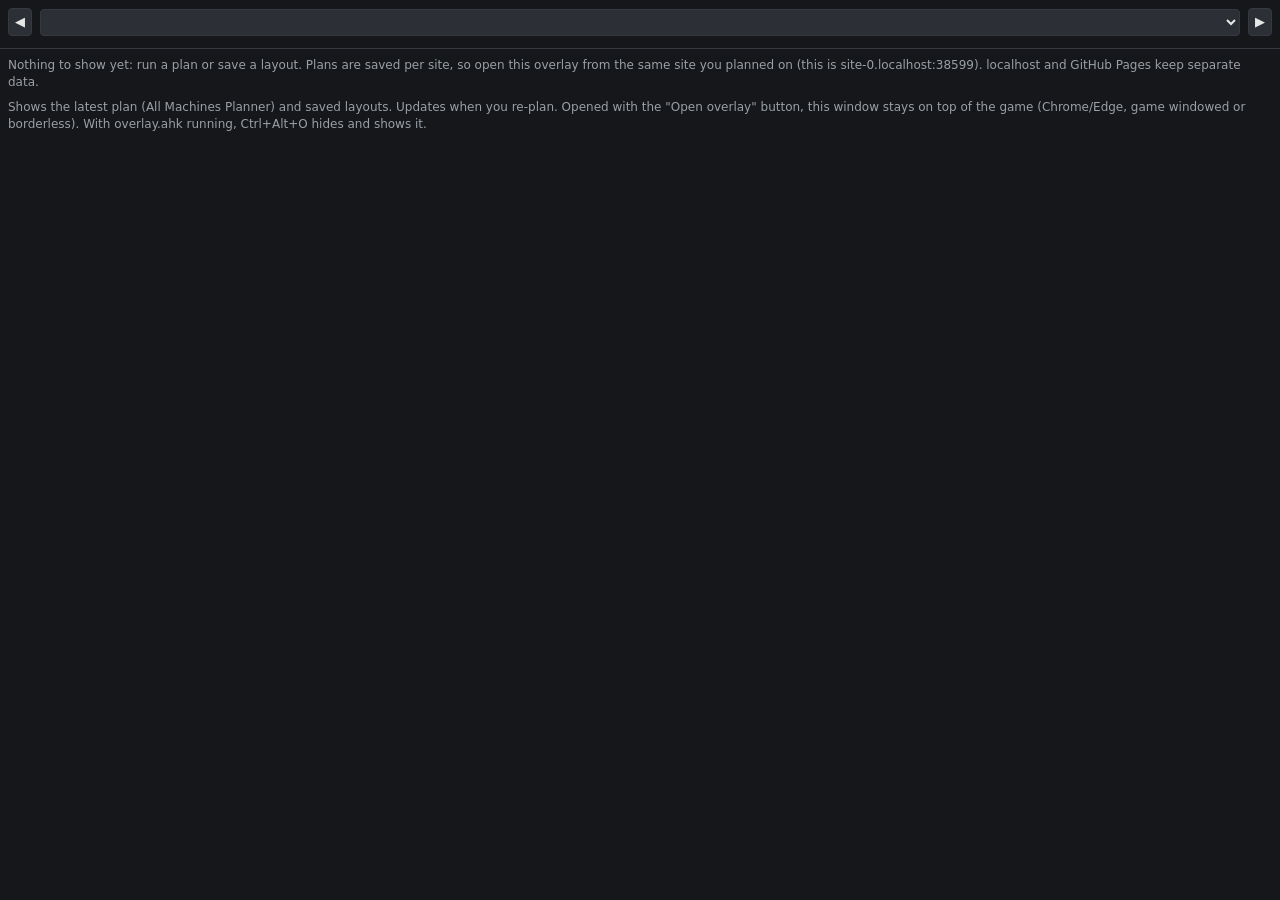
<file: overlay.html>
<!doctype html>
<html lang="en">
<head>
<meta charset="utf-8">
<meta name="viewport" content="width=device-width,initial-scale=1">
<title>Layout Overlay</title>
<link rel="stylesheet" href="style.css">
<style>
body { font-size: 13px; }
.wrap { padding: 8px; }
.pinned select { flex: 1; min-width: 0; }
/* The picker, board and totals stay at the top; the checklist scrolls underneath. */
.pinned { position: sticky; top: 0; z-index: 2; background: var(--bg); padding: 8px 8px 6px; border-bottom: 1px solid var(--line); }
.pinned .row { margin-bottom: 6px; }
ol { margin: 6px 0; padding-left: 0; list-style: none; }
ol li { padding: 2px 0; }
</style>
</head>
<body>
<div class="pinned">
  <div class="row"><button id="prev" aria-label="Previous">◀</button><select id="pick" aria-label="Layout"></select><button id="next" aria-label="Next">▶</button></div>
  <div id="top"></div>
</div>
<div class="wrap">
  <div id="view"></div>
  <p class="hint">Shows the latest plan (All Machines Planner) and saved layouts. Updates when you re-plan. Opened with the "Open overlay" button, this window stays on top of the game (Chrome/Edge, game windowed or borderless). With overlay.ahk running, Ctrl+Alt+O hides and shows it.</p>
</div>
<script src="game-data.js"></script>
<script src="solver.js"></script>
<script src="ui.js"></script>
<script>
const $ = s => document.querySelector(s);
const read = key => { try { return JSON.parse(localStorage.getItem(key)) || {}; } catch { return {}; } };

// Everything worth showing: the latest plan's machines, then layouts saved on the single-machine page.
function entries() {
  const out = [], plan = read('ps-plan-v1').lastPlan;
  if (plan) for (const m of plan.machines)
    out.push({ title: `Plan · ${m.name}${m.kept ? ' ✓' : ''}`, name: m.name, kept: m.kept, gave: m.gave || [], at: plan.at, layout: m.layout, placements: m.placements, modules: plan.pool, totals: m.totals, items: m.items || [], sources: m.sources || [] });
  for (const x of read('ps-module-optimiser-v3').savedLayouts || [])
    out.push({ title: `Saved · ${x.machineName} — ${x.stageName}`, layout: x.layout, placements: x.placements, modules: x.modules, totals: x.totals, items: [], sources: [], inserted: x.inserted || [] });
  return out;
}

let pick = 0;
try { pick = +localStorage.getItem('ps-overlay-pick') || 0; } catch {}

function render() {
  const list = entries();
  if (!list.length) { $('#pick').innerHTML = ''; $('#top').innerHTML = ''; $('#view').innerHTML = `<p class="hint">Nothing to show yet: run a plan or save a layout. Plans are saved per site, so open this overlay from the same site you planned on (this is ${esc(location.host || 'a local file')}). localhost and GitHub Pages keep separate data.</p>`; return; }
  pick = Math.min(Math.max(0, pick), list.length - 1);
  try { localStorage.setItem('ps-overlay-pick', pick); } catch {}
  $('#pick').innerHTML = list.map((e, i) => `<option value="${i}" ${i === pick ? 'selected' : ''}>${esc(e.title)}</option>`).join('');
  const e = list[pick];
  // Plan items tick here and in the planner (shared key); saved layouts show their ticks from the single-machine page.
  // Kept as it is: everything ticked and greyed, with a banner, so it is obvious there is nothing to do.
  const keptBanner = !e.kept ? '' : e.gave.length
    ? `<p class="ok"><b>Keep as it is, except:</b> take out ${e.gave.map(id => esc(e.modules[id]?.name || '?')).join(', ')} for another machine.</p>`
    : '<p class="ok"><b>Nothing to change.</b> This machine already meets its target: keep it exactly as it is.</p>';
  const list2 = e.kept ? checklistHtml(e.placements, e.modules, e.placements.map(() => true), '', e.items, true) : e.name ? checklistHtml(e.placements, e.modules, installedOf(e.at)[e.name] || [], `data-install="${esc(e.name)}" data-at="${e.at}"`, e.items, false, true)
    : checklistHtml(e.placements, e.modules, e.inserted, '', [], true);
  $('#top').innerHTML = `<div ${e.name && !e.kept ? `data-tick="${esc(e.name)}" data-at="${e.at}"` : ''}>${boardHtml(e.layout, e.placements, e.modules, 36, e.kept ? e.placements.map(() => true) : e.name ? installedOf(e.at)[e.name] || [] : e.inserted)}</div>
    ${legendHtml()}
    <div>${totalsHtml(e.totals)}</div>${keptBanner}`;
  $('#view').innerHTML = `${list2}
    ${e.sources.length ? `<b>Where the modules come from</b><ul class="plain" style="margin:4px 0;padding-left:18px">${e.sources.map(l => `<li>${l}</li>`).join('')}</ul>` : ''}`;
}

$('#pick').addEventListener('change', e => { pick = +e.target.value; render(); });
// a module clicked on the board: tick or untick it (shared with the planner)
document.addEventListener('click', e => {
  const board = e.target.closest('[data-tick]'), cell = e.target.closest('[data-n]');
  if (!board || !cell) return;
  const name = board.dataset.tick, at = +board.dataset.at, n = +cell.dataset.n;
  setInstalled(at, name, n, !(installedOf(at)[name] || [])[n]);
  render();
});
document.addEventListener('change', e => { const d = e.target.dataset; if (d.install !== undefined) { setInstalled(+d.at, d.install, +d.component, e.target.checked); render(); } });
$('#prev').addEventListener('click', () => { pick--; render(); });
$('#next').addEventListener('click', () => { pick++; render(); });
document.addEventListener('keydown', e => { if (e.key === 'ArrowLeft') { pick--; render(); } if (e.key === 'ArrowRight') { pick++; render(); } });
window.addEventListener('storage', render); // the planner saved a new plan in another window
render();
</script>
</body>
</html>
</file>
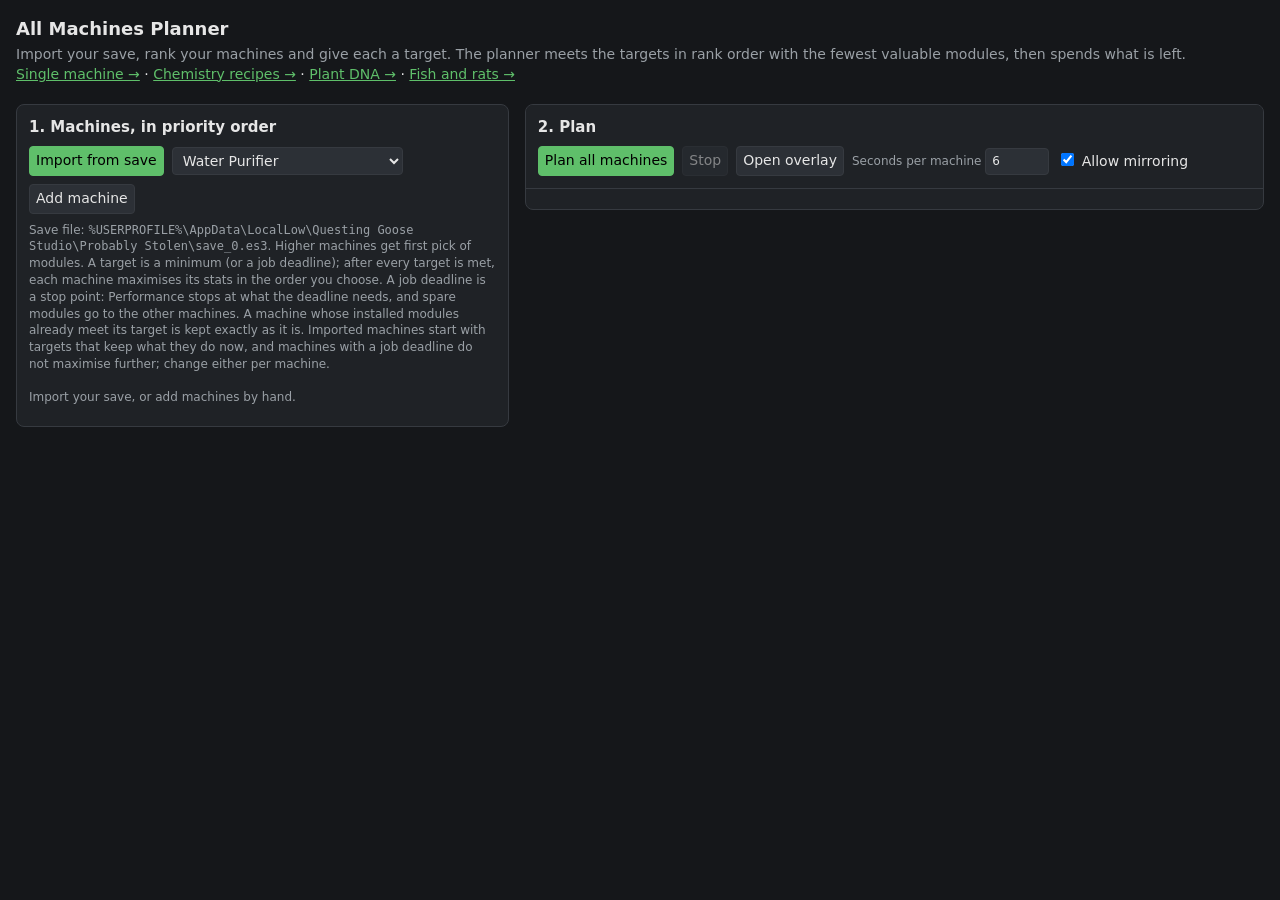
<file: plan.html>
<!doctype html>
<html lang="en">
<head>
<meta charset="utf-8">
<meta name="viewport" content="width=device-width,initial-scale=1">
<title>All Machines Planner</title>
<link rel="stylesheet" href="style.css">
<style>
.mcard { border: 1px solid var(--line); border-radius: 6px; padding: 10px; min-width: 0; }
/* Two panels: machines (narrower) and plan results (wider). Inside each, cards flow into as many columns as fit. */
@media (min-width: 760px) { main { grid-template-columns: minmax(0, 2fr) minmax(0, 3fr); } }
#machines, #results { display: grid; gap: 10px; align-items: start; grid-template-columns: repeat(auto-fill, minmax(min(100%, 430px), 1fr)); }
.mcard.skip { opacity: .5; }
/* The Plan buttons stay at the top while the results scroll (the section scrolls itself on wide screens). */
.plan-bar { position: sticky; top: 0; z-index: 3; background: var(--panel); margin: -12px -12px 8px; padding: 12px 12px 4px; border-bottom: 1px solid var(--line); }
.plan-bar #status { margin: 4px 0 0; }
.mcard .grip { cursor: grab; color: var(--muted); font-size: 18px; padding: 0 4px; user-select: none; }
.dragging { opacity: .4; }
.drop-over { outline: 2px dashed var(--accent, #4a9eff); }
#rank { margin: 8px 0; padding-left: 28px; columns: 2 220px; }
#rank li { cursor: grab; padding: 3px 6px; border: 1px solid var(--line); border-radius: 4px; margin: 0 0 3px; break-inside: avoid; user-select: none; }
#rank li.skip { opacity: .5; }
#rank .grip { color: var(--muted); }
.mcard h4 { margin: 0; font-size: 14px; flex: 1; }
.boards { display: flex; gap: 16px; flex-wrap: wrap; align-items: flex-start; }
.boards figure { margin: 0; }
.boards figcaption { font-size: 12px; color: var(--muted); margin-bottom: 4px; }
ul.plain { margin: 4px 0; padding-left: 18px; }
nav a { color: var(--accent); }
</style>
</head>
<body>
<header>
  <h1>All Machines Planner</h1>
  <p>Import your save, rank your machines and give each a target. The planner meets the targets in rank order with the fewest valuable modules, then spends what is left. <nav style="display:inline"><a href="index.html">Single machine →</a> · <a href="chem.html">Chemistry recipes →</a> · <a href="plants.html">Plant DNA →</a> · <a href="animals.html">Fish and rats →</a></nav></p>
</header>
<main>
  <section>
    <h2>1. Machines, in priority order</h2>
    <div class="row">
      <button class="primary" id="importSave">Import from save</button><input type="file" id="saveFile" accept=".es3" hidden>
      <select id="newType" aria-label="Machine type"></select><button id="addMachine">Add machine</button>
    </div>
    <p class="hint">Save file: <code>%USERPROFILE%\AppData\LocalLow\Questing Goose Studio\Probably Stolen\save_0.es3</code>.
      Higher machines get first pick of modules. A target is a minimum (or a job deadline); after every target is met, each machine maximises its stats in the order you choose. A job deadline is a stop point: Performance stops at what the deadline needs, and spare modules go to the other machines. A machine whose installed modules already meet its target is kept exactly as it is.
      Imported machines start with targets that keep what they do now, and machines with a job deadline do not maximise further; change either per machine.</p>
    <p id="reimport" class="warn" hidden>This page reads saves better since you last imported (for example, it now uses the names you gave your storage and machines). Click Import from save again.</p>
    <ol id="rank"></ol>
    <div id="machines"></div>
  </section>

  <section>
    <div class="plan-bar">
    <h2>2. Plan</h2>
    <div class="row">
      <button class="primary" id="solve">Plan all machines</button><button id="stop" disabled>Stop</button>
      <button id="openOverlay" title="Small always-on-top window to keep over the game (Chrome or Edge; run the game windowed or borderless). Keep this tab open: the overlay closes with it.">Open overlay</button>
      <label class="muted">Seconds per machine <input type="number" id="seconds" min="1" max="120"></label>
      <label><input type="checkbox" id="flip"> Allow mirroring</label>
    </div>
    <p id="status" class="muted"></p>
    </div>
    <div id="pool"></div>
    <div id="results"></div>
  </section>
</main>
<script src="game-data.js"></script>
<script src="solver.js"></script>
<script src="savegame.js"></script>
<script src="ui.js"></script>
<script>
const KEY = 'ps-plan-v1';
const { evaluate } = solverModule();
const DEFAULT = { machines: [], pool: [], seconds: 6, flip: true };
// Bump when the save reader or machine list changes what an import gives, so old imports ask to be redone.
const SAVE_READER = 3;
let S;
try { S = { ...structuredClone(DEFAULT), ...JSON.parse(localStorage.getItem(KEY)) }; } catch { S = structuredClone(DEFAULT); }
let worker = null, stopped = false;

// The plan is saved with everything else, so it is still there after a reload.
const typesOf = pool => pool.map((g, id) => ({ id, cells: g.cells, base: g.node ? [0, 0, 0] : g.base,
  node: !!g.node, receiver: !!g.receiver, top: !!g.top, side: !!g.side, feedback: !!g.feedback, count: 0 }));
const planToSave = p => p && { at: p.at, avail: p.avail, pool: p.pool, stale: p.stale || '', expand: p.expand || null,
  results: p.results.map(({ m, r, unreachable, kept }) => ({ key: m.key, r: r && { placements: r.placements, gave: r.gave }, unreachable, kept: !!kept })) };
function planFromSave(x) {
  if (!x) return null;
  const results = x.results.map(y => ({ ...y, m: S.machines.find(m => m.key === y.key) })).filter(y => y.m);
  return { ...x, results, types: typesOf(x.pool) };
}
let plan = planFromSave(S.plan);
// Settings changed after planning: keep showing the plan, with a note.
const outdated = why => { if (plan) plan.stale = why; };

const $ = s => document.querySelector(s);
const save = () => { S.plan = planToSave(plan); try { localStorage.setItem(KEY, JSON.stringify(S)); } catch {} };
const gm = m => GAME.machines[m.gameIndex];
// Hands off: you locked it, or it is working in the game (its module bay is locked until the job is done).
const handsOff = m => m.locked || m.working;
const layoutOf = m => GAME.bays[gm(m).bay][m.stage].layout;
const accepts = (m, g) => g.node || gm(m).accepts.includes(g.type || 'universal');
// Growing drugs: the Dream Cap Neutralizer makes Dream Caps edible (not contraband) and stops Dream Cap Mush (PlantList, PlantTraitList).
const DRUG_BREAKERS = ['Dream Cap Neutralizer'];
const banned = m => (gm(m).id === 'hydroponic' && m.drugs !== false ? DRUG_BREAKERS : []);
const allowed = (m, g) => accepts(m, g) && !banned(m).some(n => g.name.startsWith(n));
const machineName = uid => (S.machines.find(m => String(m.uid) === String(uid)) || {}).name || `machine #${uid}`;
// How much a module is worth keeping free: its positive stats, plus 1 so fewer modules is better.
// Learning Algorithm modules count at their fully grown stats: that is what they are worth.
const costOf = g => (g.node ? 4 : grownBase(g).reduce((s, b) => s + Math.max(0, b), 0) + 1);

function newMachine(gameIndex, extra = {}) {
  const t = presetTarget(GAME.machines[gameIndex].presets[0]);
  return { key: 'm' + Date.now() + Math.random().toString(36).slice(2, 6), gameIndex, stage: 0, include: true,
    mins: [null, null, null], priority: t.priority, job: null, ...extra };
}

// The preset dropdown shows a preset when the machine's minimums and priorities are exactly that preset's.
function presetMatches(m, p) {
  const t = presetTarget(p);
  return JSON.stringify(t.mins) === JSON.stringify(m.mins) && JSON.stringify(t.priority) === JSON.stringify(m.priority)
    && (t.blast === undefined || t.blast === !!m.blast);
}

// Minimums including the job deadline (a job needs a Performance level).
function effectiveMins(m) {
  const mins = m.mins.slice();
  const need = jobPerformance(m);
  // The deadline sets Performance by itself; it replaces the imported "keep what it does now" minimum
  // (which would otherwise lock in a faster speed than the deadline needs).
  if (need !== null) mins[0] = need;
  return mins;
}
function jobPerformance(m) {
  if (!m.job || !gm(m).progress || !(m.job.work > 0) || !(m.job.nights > 0)) return null;
  return GAME.minPerformance(gm(m), m.job.work, m.job.nights);
}

// Modules this machine must have installed: the Furnace's Blast if ticked, plus what the chosen recipe needs.
const neededNames = m => [...(gm(m).options || []).filter(o => m[o.key]).map(o => o.module), ...(m.job?.needs || []), ...(m.force || [])];
const owns = name => S.pool.some(g => g.count > 0 && g.name.startsWith(name));

function jobHtml(m) {
  const g = gm(m);
  if (!g.progress) return '';
  const jobs = g.jobs || [];
  const need = jobPerformance(m);
  return `<div class="row stack" style="margin:4px 0">
    <label>Job${jobs.length ? `<select data-k="${m.key}" data-f="jobPick"><option value="">Custom</option>${jobs.map(([n, w, needs], j) => `<option value="${j}" ${m.job && (m.job.pick === undefined ? +m.job.work === w : m.job.pick === j) ? 'selected' : ''}>${esc(n)} (${w})${needs ? ' · needs modules' : ''}</option>`).join('')}</select>` : ''}</label>
    <label>Work<input type="number" min="0" data-k="${m.key}" data-f="jobWork" value="${m.job?.work ?? ''}" placeholder="none"></label>
    <label>Within nights<input type="number" min="1" data-k="${m.key}" data-f="jobNights" value="${m.job?.nights ?? ''}" placeholder="—"></label>
    <span class="muted" style="align-self:end">${need === null ? (m.job?.work ? 'out of reach' : '') : `needs Performance ≥ ${need}`}</span>
  </div>${m.job?.needs?.length ? `<div style="font-size:12px">This recipe needs ${m.job.needs.map(n => owns(n) || !S.pool.length ? `<b>${esc(n)}</b>` : `<b>${esc(n)}</b> <span class="bad">(you own none)</span>`).join(' and ')}: added to the layout automatically.</div>` : ''}`;
}

function currentHtml(m) {
  if (!m.current) return '<span class="muted">Added by hand (empty bay).</span>';
  const c = m.current, P = c.totals[0];
  let job = '';
  if (c.job && gm(m).progress) {
    const left = Math.max(0, c.job.target - c.job.current);
    job = left ? ` · job ${esc(c.job.label || '')} ${c.job.current}/${c.job.target}, ${GAME.nightsFor(gm(m), P, left)} more night(s) at ${GAME.speedOf(gm(m), P)}/night` : ' · job finished';
  }
  return `<span class="muted">Now: ${c.totals.map(fmt).join(' / ')} (P/E/Q), ${c.installed.length} item(s) installed${job}</span>`;
}

function renderMachines() {
  $('#newType').innerHTML = GAME.machines.map((g, i) => `<option value="${i}">${esc(g.name)}</option>`).join('');
  // Compact rank list: short rows, so any drop target fits on screen (the cards below are tall).
  $('#rank').innerHTML = S.machines.length > 1 ? S.machines.map(m => `<li class="${m.include && !handsOff(m) ? '' : 'skip'}" data-card="${m.key}" draggable="true" data-k="${m.key}">
    <span class="grip">⠿</span> ${esc(m.name)}${m.working ? ' <span class="warn">working</span>' : ''}${m.locked ? ' <span class="warn">locked</span>' : m.userTarget ? ' <span class="ok">your target</span>' : ''}</li>`).join('') : '';
  $('#machines').innerHTML = S.machines.map((m, i) => {
    const g = gm(m), bays = GAME.bays[g.bay];
    return `<div class="mcard${m.include && !handsOff(m) ? '' : ' skip'}" data-card="${m.key}">
      <div class="row" style="margin-bottom:4px">
        <span class="grip" draggable="true" data-k="${m.key}" title="Drag to change rank">⠿</span><b>${i + 1}.</b>
        <h4>${esc(m.name)}</h4>
        <button data-k="${m.key}" data-act="up" ${i ? '' : 'disabled'}>↑</button><button data-k="${m.key}" data-act="down" ${i < S.machines.length - 1 ? '' : 'disabled'}>↓</button>
        <label class="muted"><input type="checkbox" data-k="${m.key}" data-f="include" ${m.include ? 'checked' : ''}> Plan</label>
        <label class="muted" title="It keeps running: it keeps the modules it has now and is not planned"><input type="checkbox" data-k="${m.key}" data-f="locked" ${m.locked ? 'checked' : ''}> Locked</label>
        <button data-k="${m.key}" data-act="remove">Remove</button>
      </div>
      ${currentHtml(m)}${m.working ? '<div class="warn" style="font-size:12px"><b>Working</b> (from your save): its module bay is locked in the game until the job is done, so it keeps its modules and is not planned. Import the save again after it stops and it is planned as usual.</div>' : ''}${m.locked ? '<div class="warn" style="font-size:12px">Locked: it keeps the modules installed now, and no other machine is planned to use them.</div>' : ''}${m.missing ? '<div class="warn" style="font-size:12px">Not in the latest save import. Kept with its old settings and layout; Remove it if it is gone.</div>' : ''}
      <div class="${m.userTarget ? 'ok' : 'muted'}" style="font-size:12px">${m.userTarget ? 'Your target: planned before default targets, in rank order.' : 'Default target: keep what it does now. Change it to make it yours.'}</div>
      <div class="row stack" style="margin:6px 0 0">
        <label>Bay<select data-k="${m.key}" data-f="stage">${bays.map((b, s) => `<option value="${s}" ${s === m.stage ? 'selected' : ''}>${esc(b.name)}</option>`).join('')}</select></label>
        <label>Preset<select data-k="${m.key}" data-f="preset"><option value="">Custom</option>${g.presets.map((p, j) => `<option value="${j}" ${presetMatches(m, p) ? 'selected' : ''}>${esc(p.label)}</option>`).join('')}</select></label>
        ${STATS.map((s, k) => (k === 0 && jobPerformance(m) !== null
          ? `<label title="Set by the job deadline">Min ${s}<input type="number" value="${jobPerformance(m)}" disabled></label>`
          : `<label>Min ${s}<input type="number" data-k="${m.key}" data-f="min${k}" value="${m.mins[k] ?? ''}" placeholder="none"></label>`)).join('')}
      </div>
      ${jobHtml(m)}
      ${g.options ? `<div style="margin:4px 0">${g.options.length > 1 ? '<span class="muted">Modules you want in it (the layout is built around them):</span>' : ''}${optionsHtml(g, m, `data-k="${m.key}"`, n => owns(n) || !S.pool.length)}</div>` : ''}
      ${forceHtml(m)}
      <div class="row stack" style="margin:4px 0 0">
        ${['1st', '2nd', '3rd'].map((label, r) => `<label>Then ${label}<select data-k="${m.key}" data-f="prio${r}"><option value="">—</option>${STATS.map((s, k) => `<option value="${k}" ${m.priority[r] === k ? 'selected' : ''}>${s}</option>`).join('')}</select></label>`).join('')}
      </div>
      <p class="hint" style="margin:6px 0 0">${esc(g.stats)}</p>
    </div>`;
  }).join('') || '<p class="hint">Import your save, or add machines by hand.</p>';
}

// Hydroponics: grow drugs or not. Any machine: modules you want in it whatever the solver thinks.
function forceHtml(m) {
  const drugs = gm(m).id === 'hydroponic' ? `<label style="display:block;margin:2px 0;font-size:12px"><input type="checkbox" data-k="${m.key}" data-f="drugs" ${m.drugs !== false ? 'checked' : ''}> Grow drugs: never use the Dream Cap Neutralizer (it makes Dream Caps edible, not contraband, and stops Dream Cap Mush)</label>` : '';
  const force = m.force || [];
  // Only this machine's own kind of module (e.g. Hydroponic modules), not universal ones or nodes.
  const names = [...new Set(S.pool.filter(g => g.count > 0 && !g.node && (g.type || 'universal') !== 'universal' && allowed(m, g)).map(g => g.name))].filter(n => !force.includes(n));
  const list = force.map((n, i) => `<span class="ok" style="font-size:12px;margin-right:8px">${esc(n)}${owns(n) || !S.pool.length ? '' : ' <span class="bad">(you own none)</span>'} <button data-k="${m.key}" data-act="unforce" data-n="${i}" title="Stop forcing it">✕</button></span>`).join('');
  if (!names.length && !force.length) return drugs ? `<div style="margin:4px 0">${drugs}</div>` : '';
  return `<div style="margin:4px 0">${drugs}<label style="font-size:12px">Force include <select data-k="${m.key}" data-f="forceAdd"><option value="">add a module…</option>${names.map(n => `<option>${esc(n)}</option>`).join('')}</select></label> ${list}</div>`;
}

function renderPool() {
  const total = S.pool.reduce((s, g) => s + g.count, 0);
  const loose = S.pool.reduce((s, g) => s + (g.where?.[0] || 0), 0);
  $('#pool').innerHTML = total ? `<p class="muted">Module pool: ${total} items (${S.pool.length} kinds); ${total - loose} installed in machines now, ${loose} loose. Every owned module is available to the plan, except those in locked or working machines.</p>` : '';
}

function render() {
  $('#reimport').hidden = !S.pool.length || S.reader === SAVE_READER;
  save();
  $('#seconds').value = S.seconds; $('#flip').checked = S.flip;
  renderMachines(); renderPool(); renderResults();
}

// Physical moves: each machine keeps its own copies first, then takes loose ones, then takes from other machines.
function sourcesFor(results, pool) {
  const stock = pool.map(g => ({ ...(g.where || { 0: g.count }) }));
  for (const m of S.machines) if (handsOff(m) && m.uid != null) for (const st of stock) delete st[m.uid]; // locked or working: its modules stay put
  // Kept machines: only the modules they give up can be taken.
  for (const { m, r, kept } of results) if (kept && m.uid != null) stock.forEach((st, id) => {
    const n = (r.gave || []).filter(p => p.id === id).length;
    if (n) st[m.uid] = n; else delete st[m.uid];
  });
  const out = new Map();
  const takeFrom = (id, n, where, list) => {
    const k = Math.min(n, stock[id][where] || 0);
    if (k > 0) { stock[id][where] -= k; list.push([where, k]); }
    return n - k;
  };
  // Per placed item, in placement order: where to get it (already here, loose, or from another machine).
  for (const { m, r, kept } of results) {
    if (kept) { out.set(m.key, r.placements.map(() => 'already in this machine')); continue; }
    const items = r.placements.map(p => {
      const from = [];
      let need = takeFrom(p.id, 1, m.uid ?? -1, from);
      need = takeFrom(p.id, need, 0, from);
      for (const where of Object.keys(stock[p.id])) if (need > 0 && where !== '0') need = takeFrom(p.id, need, where, from);
      if (!from.length) return '';
      const [where] = from[0];
      const loose = [...new Set(pool[p.id].looseIn || [])];
      return String(where) === String(m.uid) ? 'already in this machine' : where == 0 ? (loose.length ? `loose in ${loose.join(' or ')}` : 'loose (in storage)') : `take from ${machineName(where)}`;
    });
    out.set(m.key, items);
  }
  return out;
}

// Totals once the layout's Learning Algorithm modules have fully grown, and how many cycles that takes.
function grownHtml(m, r, layout) {
  const mods = r.placements.map(p => plan.pool[p.id]), cycles = cyclesToGrow(mods);
  if (!cycles) return '';
  const types = typesOf(plan.pool.map(g => ({ ...g, base: grownBase(g) })));
  const t = evaluate(gridOf(layout), r.placements, Object.fromEntries(types.map(x => [x.id, x]))).totals;
  return `<div class="muted">Fully grown in about ${cycles} cycle${cycles === 1 ? '' : 's'}: ${totalsHtml(t)}</div>`;
}

function renderResults() {
  if (!plan) { $('#results').innerHTML = ''; return; }
  const byId = Object.fromEntries(plan.types.map(t => [t.id, t]));
  const sources = sourcesFor(plan.results.filter(x => x.r), plan.pool);
  const cards = plan.results.map(({ m, r, unreachable, kept }) => {
    const g = gm(m), layout = layoutOf(m), grid = gridOf(layout);
    const now = m.current ? `<figure><figcaption>Now</figcaption>${boardHtml(layout, m.current.installed.map((x, id) => ({ id, cells: x.cells })), m.current.installed.map(x => x.module), 22)}</figure>` : '';
    if (!r) return `<div class="mcard"><h4>${esc(m.name)}</h4><p class="muted">No target or priorities: nothing planned.</p></div>`;
    const totals = evaluate(grid, r.placements, byId).totals, mins = effectiveMins(m);
    const tot = STATS.map((s, k) => `${statSpan(k, `${s} ${fmt(totals[k])}%`)}${mins[k] === null ? '' : totals[k] >= mins[k] ? ` <span class="ok">≥ ${mins[k]} ✓</span>` : ` <span class="bad">needs ${mins[k]}</span>`}`).join(' · ');
    const job = m.job?.work > 0 && g.progress ? `<div>Job of ${m.job.work} work: ${GAME.nightsFor(g, totals[0], m.job.work)} night(s) at ${GAME.speedOf(g, totals[0])}/night${m.job.nights ? ` (target ≤ ${m.job.nights})` : ''}</div>` : '';
    return `<div class="mcard">
      <h4>${esc(m.name)}</h4>
      ${!unreachable ? '' : m.userTarget
        ? '<p class="bad">Your target is not reachable with the modules left after the higher-ranked targets you set; maximised its priorities instead. Rank it higher to put it first.</p>'
        : '<p class="warn">Default target (keep what it does now) not reachable once your targets took their modules; maximised its priorities instead.</p>'}
      ${kept && !r.gave?.length ? '<p class="ok">Already meets its target with the modules installed now (or has no target you set): kept exactly as it is, nothing to change.</p>' : ''}
      ${kept && r.gave?.length ? `<p class="ok">Meets its target with the modules installed now. Only change: take out the module${r.gave.length === 1 ? '' : 's'} below for another machine; it still meets its target and nothing it prioritises gets worse.</p>
        <ul class="plain">${r.gave.map(p => `<li><span class="swatch" style="background:${moduleColor(plan.pool[p.id])}"></span>Take out ${esc(plan.pool[p.id].name)} <span class="muted">— ${moduleDetailsHtml(plan.pool[p.id])}</span></li>`).join('')}</ul>` : ''}
      ${neededNames(m).filter(n => !r.placements.some(p => plan.pool[p.id].name.startsWith(n))).map(n => `<p class="bad">No free ${esc(n)}: planned without it${(m.job?.needs || []).includes(n) ? ', so this machine cannot run its recipe until you get one' : ''}.</p>`).join('')}
      <div class="boards">${now}<figure ${kept ? '' : `data-tick="${esc(m.name)}"`}><figcaption>Planned${kept ? '' : ' <span class="muted">(click a module to tick it)</span>'}</figcaption>${boardHtml(layout, r.placements, plan.pool, 30, kept ? r.placements.map(() => true) : installedOf(plan.at)[m.name] || [])}</figure>
        <div><div>${tot}</div>${grownHtml(m, r, layout)}${job}<ul class="plain">${g.readout(...totals, m).map(l => `<li>${esc(l)}</li>`).join('')}</ul>
        </div>
      </div>
      ${kept ? checklistHtml(r.placements, plan.pool, r.placements.map(() => true), '', [], true) : r.placements.length ? checklistHtml(r.placements, plan.pool, installedOf(plan.at)[m.name] || [], `data-install="${esc(m.name)}"`, sources.get(m.key)) : '<p class="muted">No modules.</p>'}
    </div>`;
  }).join('');
  const left = plan.pool.map((g, id) => [g, plan.avail[id]]).filter(([, n]) => n > 0);
  const stale = plan.stale ? `<p class="warn">${esc(plan.stale === true ? 'This plan is out of date. Plan again to update it.' : plan.stale)}</p>` : '';
  const ex = plan.expand;
  const expandCard = `<div class="mcard"><h4>Next Module Bay Expansion Kit</h4>${ex
    ? `<p>Use it on <b>${esc(ex.name)}</b> (${esc(ex.to)}): ${totalsHtml(ex.before)} → ${totalsHtml(ex.after)}${ex.fixes ? ' <span class="ok">and it then meets its target</span>' : ''}.</p>`
    : '<p class="muted">No planned machine gets better with one more bay stage and the modules you have.</p>'}</div>`;
  $('#results').innerHTML = stale + expandCard + learnHtml(plan.pool) + legendHtml() + cards + `<div class="mcard"><h4>Left over</h4><ul class="plain">${left.map(([g, n]) => `<li><span class="swatch" style="background:${moduleColor(g)}"></span>${esc(g.name)} ×${n} <span class="muted">— ${moduleDetailsHtml(g)}</span></li>`).join('') || '<li class="muted">nothing</li>'}</ul>${trainHtml(left)}</div>`;
}

// Each Learning Algorithm module's stats now and the max they grow to (2x the module's positive stats, ModuleEffectHelper.InitLearningAlgo).
function learnHtml(pool) {
  const mods = pool.filter(g => g.learnMax && g.count > 0);
  if (!mods.length) return '';
  const row = g => {
    const left = cyclesToGrow([g]);
    const stats = g.learnMax.map((v, k) => (v > 0 ? `${STATS[k]} ${g.base[k]} / ${v}` : '')).filter(Boolean).join(', ');
    const at = [...Object.entries(g.where || {}).filter(([u]) => u !== '0').map(([u, n]) => `${n > 1 ? n + ' in ' : 'in '}${machineName(u)}`),
      ...[...new Set(g.looseIn || [])].map(s => `loose in ${s}`)].join('; ');
    return `<li>${shapeMini(g.cells, moduleColor(g))}<b>${esc(g.name)}</b>${g.count > 1 ? ` ×${g.count}` : ''}: ${stats} ${left ? `<span class="muted">(${left} working night${left === 1 ? '' : 's'} to max)</span>` : '<span class="ok">(maxed)</span>'}<br><span class="muted">${esc(shapeName(g.cells))} · ${esc(at || 'location unknown')}</span></li>`;
  };
  return `<div class="mcard"><h4>Learning Algorithm max levels</h4><p class="muted">Each positive stat starts at 0 and grows +1 on every night its machine works, up to 2x the module's stat. Negative stats never change. Shown as now / max.</p><ul class="plain">${mods.map(row).join('')}</ul></div>`;
}

// Every machine grows its Learning Algorithm modules by +1 per stat on each night it works (MachineHelper.OnMachineActioned).
// Best trainers first: ones that work every night they have power, cheapest power first (a module's negative
// Efficiency raises power use). The Deal Maker never counts as working.
const TRAINERS = { security_alarm: 'works every night it has power', mirage_projector: 'works every night it has power',
  moisture_farm: 'works every night its bottle has room', hydroponic: 'works every night a plant grows',
  water_purifier: 'works only on nights it cleans water', evaporator: 'works only on nights it evaporates',
  furnace: 'works only on nights it smelts', printer: 'works only while printing', desequencer: 'works only while decoding',
  plant_dna_manipulator: 'works only during a DNA job' };
function trainHtml(left) {
  const growing = left.filter(([g]) => !g.node && cyclesToGrow([g]) > 0);
  if (!growing.length) return '';
  const ids = Object.keys(TRAINERS);
  const trainerFor = g => S.machines.filter(m => m.uid != null && !handsOff(m) && accepts(m, g) && ids.includes(gm(m).id))
    .sort((a, b) => ids.indexOf(gm(a).id) - ids.indexOf(gm(b).id))[0];
  const line = g => {
    const t = trainerFor(g), grows = g.learnMax.map((v, k) => (v > 0 && v > g.base[k] ? `${STATS[k]} ${g.base[k]} → ${v}` : '')).filter(Boolean).join(', ');
    const neg = g.base.map((v, k) => (v < 0 ? `${v} ${STATS[k]}` : '')).filter(Boolean).join(', ');
    return `<li>${esc(g.name)}: ${grows}, in ${cyclesToGrow([g])} working nights. ${t ? `Train it in <b>${esc(t.name)}</b> (${TRAINERS[gm(t).id]})` : 'No free machine you own takes it'}${t && neg ? `; its ${neg} applies there while it trains` : ''}.</li>`;
  };
  return `<p class="warn">Unused Learning Algorithm modules still have growing to do. They grow +1 per stat on each night their machine works, in any machine, so put them where one works every night. The Alarm System is best: it works every night it has power and draws the least (4 per night), so a module's negative Efficiency costs the least there. Use free slots, or swap out a module that does nothing for that machine (the Alarm ignores Quality).</p><ul class="plain">${growing.map(([g]) => line(g)).join('')}</ul>`;
}

const solveAsync = (grid, types, opts) => new Promise(res => { worker = startSolver({ grid, types, opts }, () => {}, res); });

async function planAll() {
  const ms = S.machines.filter(m => m.include && !handsOff(m));
  if (!ms.length || !S.pool.length) { $('#status').textContent = 'Import a save (or add machines and modules) first.'; return; }
  stopped = false;
  $('#solve').disabled = true; $('#stop').disabled = false;
  const locked = S.machines.filter(m => handsOff(m) && m.uid != null);
  const avail = S.pool.map(g => g.count - locked.reduce((n, m) => n + (g.where?.[m.uid] || 0), 0));
  const take = (placements, sign) => placements.forEach(p => (avail[p.id] -= sign));
  // weights (pass 2): a Learning Algorithm module also earns what it will still grow, valued like stats it has
  // now, so layouts fill up with them. Targets are still checked on today's stats.
  const growth = (g, weights) => (!weights || g.node || !g.learnMax ? 0 : grownBase(g).reduce((s, v, k) => s + weights[k] * (v - g.base[k]), 0));
  const typesFor = (m, costScale, weights) => S.pool.map((g, id) => ({ id, cells: g.cells, base: g.node ? [0, 0, 0] : g.base,
    node: !!g.node, receiver: !!g.receiver, top: !!g.top, side: !!g.side, feedback: !!g.feedback,
    count: allowed(m, g) ? avail[id] : 0, cost: costScale * costOf(g) - growth(g, weights) }));
  const budget = Math.max(1, S.seconds) * 1000;
  // A machine option (Furnace: Blast) makes the layout include that module, if one is still free.
  const required = m => {
    const ids = [];
    for (const name of neededNames(m)) {
      const i = S.pool.findIndex((g, j) => !ids.includes(j) && allowed(m, g) && avail[j] > 0 && g.name.startsWith(name));
      if (i >= 0) ids.push(i);
    }
    return ids.length ? ids : null;
  };
  const opts = (weights, mins, m) => ({ weights, mins, require: required(m), rotate: true, flip: S.flip, heuristicMs: Math.min(3000, budget / 2), timeLimitMs: budget });
  const step = (pass, i, m) => ($('#status').textContent = `${pass} — ${i + 1}/${ms.length}: ${m.name}…`);
  const pass1 = new Map(), results = [];

  // Already meeting its target with the modules installed now (same bay, Blast if asked for): keep it
  // exactly as it is and reserve its modules, so nothing gets swapped around for no gain.
  const sameModule = (g, mod) => { const { count, where, ...a } = g; return JSON.stringify(a) === JSON.stringify(mod); };
  // A layout and its mirror images can score the same. Keep the version closest to what is installed now
  // (most modules already in the right cells), so a plan is never just your layout flipped over.
  // Mirroring left-right or top-bottom flips the modules too, so those need "Allow mirroring"; 180° does not.
  const typesById = Object.fromEntries(typesOf(S.pool).map(t => [t.id, t]));
  const cellKey = cells => cells.slice().sort((a, b) => a - b).join();
  function alignToCurrent(m, r) {
    if (!r || !r.placements.length || !m.current?.installed.length) return r;
    const grid = gridOf(layoutOf(m)), { rows, cols } = grid, N = rows * cols;
    const now = m.current.installed.map(x => ({ id: S.pool.findIndex(g => sameModule(g, x.module)), key: cellKey(x.cells) }));
    const overlap = pl => pl.filter(p => now.some(n => n.id === p.id && n.key === cellKey(p.cells))).length;
    const base = evaluate(grid, r.placements, typesById).totals;
    const at = i => [Math.floor(i / cols), i % cols];
    const transforms = [
      ...(S.flip ? [i => { const [y, x] = at(i); return y * cols + (cols - 1 - x); }, i => { const [y, x] = at(i); return (rows - 1 - y) * cols + x; }] : []),
      i => N - 1 - i,
    ];
    // What is installed now, if it is at least as good on every stat (and its modules are still free): no change at all.
    const installed = m.current.installed.map(x => ({ id: S.pool.findIndex(g => sameModule(g, x.module)), cells: x.cells }));
    const need = {};
    for (const p of installed) need[p.id] = (need[p.id] || 0) + 1;
    if (installed.every(p => p.id >= 0 && allowed(m, S.pool[p.id])) && Object.entries(need).every(([id, n]) => avail[id] >= n)) {
      const t = evaluate(grid, installed, typesById).totals;
      if (t.every((v, k) => v >= base[k])) return { ...r, placements: installed };
    }
    let best = r.placements, bestOverlap = overlap(best);
    for (const t of transforms) {
      if (!grid.usable.every((u, i) => u === grid.usable[t(i)])) continue;
      const moved = r.placements.map(p => ({ id: p.id, cells: p.cells.map(t) }));
      const totals = evaluate(grid, moved, typesById).totals;
      if (totals.some((v, k) => v < base[k])) continue; // never worse (e.g. a Side Mount leaving the left edge)
      const o = overlap(moved);
      if (o > bestOverlap) { best = moved; bestOverlap = o; }
    }
    return best === r.placements ? r : { ...r, placements: best };
  }
  const meetsNow = m => {
    const c = m.current, g = gm(m), mins = effectiveMins(m);
    if (!c || !c.installed.length || (c.stage !== undefined && c.stage !== m.stage)) return false;
    if (!c.installed.every(x => allowed(m, x.module))) return false; // e.g. a Neutralizer in a drug grower: re-plan it
    if (mins.every(v => v === null)) return !m.userTarget; // no target to reach and you set none: leave it alone
    if (!mins.every((v, k) => v === null || c.totals[k] >= v)) return false;
    return neededNames(m).every(name => c.installed.some(x => x.module.name.startsWith(name)));
  };
  const kept = new Map();
  for (const m of ms) {
    if (!meetsNow(m)) continue;
    const placements = m.current.installed.map(x => ({ id: S.pool.findIndex(g => sameModule(g, x.module)), cells: x.cells }));
    if (placements.some(p => p.id < 0)) continue; // a module the pool does not know: plan it normally
    kept.set(m.key, { found: true, placements });
  }
  // Spare modules in a kept machine: ones it can give up and still meet every minimum (job deadline
  // included), with no prioritised stat getting worse. Other machines may use them; unused ones stay put.
  const byIdAll = Object.fromEntries(typesOf(S.pool).map(t => [t.id, t]));
  const noImpact = (m, before, after) => {
    const mins = effectiveMins(m);
    return [0, 1, 2].every(k => (mins[k] !== null ? after[k] >= mins[k] : !m.priority.includes(k) || after[k] >= before[k]));
  };
  const spares = new Map(); // machine key -> indexes into its kept placements
  for (const [key, r] of kept) {
    const m = ms.find(x => x.key === key), grid = gridOf(layoutOf(m)), list = [];
    spares.set(key, list);
    if (effectiveMins(m).every(v => v === null) && m.priority.every(v => v === null)) continue; // nothing says what matters: touch nothing
    const before = evaluate(grid, r.placements, byIdAll).totals;
    let left = r.placements.map((p, i) => ({ ...p, i }));
    const mustKeep = p => neededNames(m).some(name => S.pool[p.id].name.startsWith(name));
    for (const p of [...left].filter(p => !mustKeep(p)).sort((a, b) => costOf(S.pool[b.id]) - costOf(S.pool[a.id]))) { // most useful to others first
      const trial = left.filter(x => x !== p);
      if (noImpact(m, before, evaluate(grid, trial, byIdAll).totals)) { left = trial; list.push(p.i); }
    }
  }
  for (const [key, r] of kept) take(r.placements.filter((p, i) => !spares.get(key).includes(i)), 1);

  // Pass 1: meet each target with the cheapest modules that do it. Targets you set go first (in rank
  // order), then the imported "keep what it does now" defaults, so a default never blocks your choice.
  const toPlan = ms.filter(m => !kept.has(m.key));
  const targetOrder = [...toPlan.filter(m => m.userTarget), ...toPlan.filter(m => !m.userTarget)];
  for (const [i, m] of targetOrder.entries()) {
    const mins = effectiveMins(m);
    if (mins.every(v => v === null)) continue;
    step('Meeting targets', i, m);
    const r = await solveAsync(gridOf(layoutOf(m)), typesFor(m, 1), opts([0, 0, 0], mins, m));
    if (stopped) return;
    if (r.found) { take(r.placements, 1); pass1.set(m.key, r); } else pass1.set(m.key, null);
  }
  // Pass 2: each machine, in order, keeps its target and maximises its priorities with what is left.
  for (const [i, m] of ms.entries()) {
    if (kept.has(m.key)) { results.push({ m, r: kept.get(m.key), unreachable: false, kept: true }); continue; }
    const p1 = pass1.get(m.key), unreachable = p1 === null, weights = priorityWeights(m.priority);
    // A job deadline is a stop point: once it is met, spare modules do not go into more Performance here.
    if (!unreachable && jobPerformance(m) !== null) weights[0] = 0;
    // Target out of reach: get as close to it as possible first, then the priorities.
    if (unreachable) effectiveMins(m).forEach((v, k) => { if (v !== null) weights[k] += 1e9; }); // above any priority (1e6 max)
    if (p1) take(p1.placements, -1);
    let r = p1 || null;
    if (weights.some(x => x > 0)) {
      step('Using what is left', i, m);
      const mins = unreachable ? [null, null, null] : effectiveMins(m);
      // Learning growth counts for the prioritised stats and for any stat with a target (growing past a target
      // reaches its next step, e.g. the Furnace's next purity grade), at the top priority's weight.
      // Not for a stat that only counts in whole steps (Furnace Quality: 162 is no better than 101).
      // shortcut: step stats ignore growth unless prioritised; count it only if it reaches the next step, if wanted.
      const growW = weights.map((w, k) => w || (effectiveMins(m)[k] !== null && !(k === 2 && gm(m).qualityStep) ? Math.max(...weights, 1) : 0));
      // Tie-break: a tiny weight on every stat, so a free placement bonus (Side Mount on the left edge, Top Mount on
      // the top row) is always taken, even for a stat that stopped counting. Far below a module's cost, so it never adds modules.
      const tie = weights.map(w => w || 1e-6);
      const r2 = await solveAsync(gridOf(layoutOf(m)), typesFor(m, 0.001, growW), opts(tie, mins, m));
      if (stopped) return;
      if (r2.found) r = r2;
    }
    r = alignToCurrent(m, r);
    if (r) take(r.placements, 1);
    results.push({ m, r, unreachable });
  }
  const spareLeft = {};
  for (const [key, list] of spares) for (const i of list) { const id = kept.get(key).placements[i].id; spareLeft[id] = (spareLeft[id] || 0) + 1; }
  for (const id of Object.keys(spareLeft)) {
    let used = Math.max(0, spareLeft[id] - avail[id]); // spares the other machines needed
    avail[id] -= spareLeft[id] - used; // the unused spares stay in their machines
    for (const x of [...results].reverse()) {
      if (!x.kept || used <= 0) continue;
      const give = spares.get(x.m.key).filter(i => x.r.placements[i].id === +id && used > 0 && used--);
      if (!give.length) continue;
      x.r.gave = [...(x.r.gave || []), ...give.map(i => x.r.placements[i])];
      x.r.placements = x.r.placements.filter((p, i) => !give.includes(i));
      spares.set(x.m.key, spares.get(x.m.key).filter(i => !give.includes(i)).map(i => i - give.filter(g => g < i).length));
    }
  }
  // Next Module Bay Expansion Kit: re-plan each machine that can still expand with one more bay stage, using its
  // own modules plus the leftovers. Meeting a target it misses now wins; otherwise the highest-ranked machine that
  // gains. Compared at fully grown stats, the same way pass 2 values Learning modules.
  const grownById = Object.fromEntries(typesOf(S.pool.map(g => ({ ...g, base: grownBase(g) }))).map(t => [t.id, t]));
  let expand = null;
  for (const [i, x] of results.entries()) {
    const m = x.m, bays = GAME.bays[gm(m).bay];
    if (!x.r || m.stage >= bays.length - 1) continue;
    const mins = effectiveMins(m), weights = priorityWeights(m.priority);
    if (!x.unreachable && jobPerformance(m) !== null) weights[0] = 0;
    if (x.unreachable) mins.forEach((v, k) => { if (v !== null) weights[k] += 1e9; });
    if (weights.every(w => !w)) continue;
    step('Checking bay expansions', i, m);
    const grid = gridOf(bays[m.stage + 1].layout);
    take(x.r.placements, -1);
    const r = await solveAsync(grid, typesFor(m, 0.001, weights), { ...opts(weights, x.unreachable ? [null, null, null] : mins, m), heuristicMs: Math.min(1000, budget / 2), timeLimitMs: Math.min(2000, budget) });
    take(x.r.placements, 1);
    if (stopped) return;
    if (!r.found) continue;
    const meets = t => mins.every((v, k) => v === null || t[k] >= v);
    const score = (g, pl) => evaluate(g, pl, grownById).totals.reduce((s, v, k) => s + weights[k] * v, 0);
    const before = evaluate(gridOf(layoutOf(m)), x.r.placements, typesById).totals;
    const fixes = !meets(before) && meets(r.totals);
    if (!fixes && score(grid, r.placements) <= score(gridOf(layoutOf(m)), x.r.placements) + 1e-9) continue;
    if (!expand || (fixes && !expand.fixes)) expand = { name: m.name, to: bays[m.stage + 1].name, before, after: r.totals, fixes };
  }
  plan = { results, avail, types: typesOf(S.pool), pool: S.pool, at: Date.now(), expand };
  // Keep a compact copy for overlay.html.
  const byId = Object.fromEntries(plan.types.map(t => [t.id, t])), sources = sourcesFor(results.filter(x => x.r), S.pool);
  S.lastPlan = { at: plan.at, pool: S.pool.map(g => ({ name: g.name, node: !!g.node, base: g.base, cells: g.cells, details: moduleDetails(g) })),
    machines: results.filter(x => x.r && x.r.placements.length).map(({ m, r, kept }) => ({ name: m.name, layout: layoutOf(m), placements: r.placements,
      totals: evaluate(gridOf(layoutOf(m)), r.placements, byId).totals, items: sources.get(m.key) || [], sources: [], kept: !!kept, gave: (r.gave || []).map(p => p.id) })) };
  save();
  $('#status').textContent = `Planned ${ms.length} machine(s).`;
  $('#solve').disabled = false; $('#stop').disabled = true; worker = null;
  renderResults();
}

async function importSave(file) {
  if (!file) return;
  let data;
  try { data = readSave(await file.text(), GAME); } catch (err) { alert('Could not read that save: ' + err.message); return; }
  if (!data.machines.length && !data.modules.length) { alert('Nothing found. Pick save_0.es3.'); return; }
  // The same save again (it shares machine ids with what is here): update in place. Your ranks and
  // targets stay, new machines are added, machines missing from the save are kept and flagged.
  const known = new Map(S.machines.filter(m => m.uid != null).map(m => [String(m.uid), m]));
  const same = data.machines.some(x => known.has(String(x.uid)));
  if (!same && S.machines.length && !confirm('This looks like a different save. Replace the current machines and module pool with the ones from it?')) return;
  const fromSave = (x, m) => {
    const g = GAME.machines[x.gameIndex];
    Object.assign(m, { name: x.name, stage: x.stage, missing: false, working: !!x.working, current: { totals: x.totals, job: x.job, installed: x.installed, stage: x.stage } });
    if (m.userTarget) return m;
    // Default targets: keep what the machine does now, for the stats that matter on it
    // (Performance/Quality; Efficiency only lowers power use, so it is left free).
    const matters = k => g.presets.some(p => p.weights[k] > 0 || p.mins[k] !== null);
    // Quality on the Furnace only counts in steps of 100: keep the last full step, not the spare points above it.
    const keep = k => (k === 2 && g.qualityStep ? Math.floor(x.totals[k] / g.qualityStep) * g.qualityStep : x.totals[k]);
    m.mins = [0, null, 2].map(k => (k !== null && matters(k) && keep(k) > 0 ? keep(k) : null));
    // A running job becomes the default deadline (the whole job at today's pace); once it is met, move on.
    if (x.job && g.progress && x.job.target > x.job.current) {
      m.job = { work: x.job.target, nights: GAME.nightsFor(g, x.totals[0], x.job.target) };
      m.priority = [null, null, null];
    }
    return m;
  };
  const fresh = x => fromSave(x, newMachine(x.gameIndex, { uid: x.uid }));
  let added = 0;
  if (same) {
    const seen = new Set(data.machines.map(x => String(x.uid)));
    for (const m of S.machines) if (m.uid != null && !seen.has(String(m.uid))) m.missing = true;
    for (const x of data.machines) {
      if (known.has(String(x.uid))) fromSave(x, known.get(String(x.uid)));
      else { S.machines.push(fresh(x)); added++; }
    }
    outdated('This plan was made before your last save import. Plan again to use the new save.'); // it uses the old module pool
  } else {
    S.machines = data.machines.map(fresh);
    plan = null;
  }
  // The pool is what you own now: the save is the truth, so sold or used-up modules leave it.
  S.pool = data.modules;
  S.reader = SAVE_READER;
  render();
  const gone = S.machines.filter(m => m.missing).length;
  $('#status').textContent = `${same ? 'Updated from save' : 'Imported'}: ${data.machines.length} machines${same ? ` (${added} new${gone ? `, ${gone} not in this save` : ''})` : ''}, ${data.modules.reduce((s, g) => s + g.count, 0)} modules/nodes.`;
}

document.addEventListener('click', e => {
  const d = e.target.dataset, id = e.target.id;
  // a module clicked on a Planned board: tick or untick it in that machine's install checklist
  const board = e.target.closest('[data-tick]'), cell = e.target.closest('[data-n]');
  if (board && cell && plan) {
    const name = board.dataset.tick, n = +cell.dataset.n;
    setInstalled(plan.at, name, n, !(installedOf(plan.at)[name] || [])[n]);
    renderResults(); return;
  }
  if (id === 'importSave') $('#saveFile').click();
  else if (id === 'addMachine') {
    const gi = +$('#newType').value, n = S.machines.filter(m => m.gameIndex === gi).length + 1;
    S.machines.push(newMachine(gi, { name: `${GAME.machines[gi].name} (new ${n})` }));
    outdated('Settings changed since this plan. Plan again to update it.'); render();
  }
  else if (id === 'solve') planAll();
  else if (id === 'openOverlay') showOverlay();
  else if (id === 'stop') {
    stopped = true; if (worker) worker.terminate();
    $('#status').textContent = 'Stopped.'; $('#solve').disabled = false; $('#stop').disabled = true;
  }
  else if (d.act === 'unforce') {
    const m = S.machines.find(x => x.key === d.k);
    m.force.splice(+d.n, 1);
    outdated('Settings changed since this plan. Plan again to update it.'); render();
  }
  else if (d.act) {
    const i = S.machines.findIndex(m => m.key === d.k);
    if (d.act === 'remove') S.machines.splice(i, 1);
    else { const j = d.act === 'up' ? i - 1 : i + 1; [S.machines[i], S.machines[j]] = [S.machines[j], S.machines[i]]; }
    outdated('Settings changed since this plan. Plan again to update it.'); render();
  }
});

// Drag a card by its grip to change its rank.
let dragKey = null;
const cardOf = e => e.target.closest?.('[data-card]');
document.addEventListener('dragstart', e => {
  const src = e.target.closest?.('[draggable="true"][data-k]');
  if (!src) return;
  dragKey = src.dataset.k;
  e.dataTransfer.effectAllowed = 'move';
  e.dataTransfer.setData('text/plain', dragKey);
  src.closest('[data-card]').classList.add('dragging');
});
document.addEventListener('dragover', e => {
  const c = cardOf(e);
  if (!dragKey || !c) return;
  e.preventDefault();
  document.querySelectorAll('.drop-over').forEach(x => x !== c && x.classList.remove('drop-over'));
  c.classList.add('drop-over');
});
document.addEventListener('drop', e => {
  const c = cardOf(e);
  if (!dragKey || !c) return;
  e.preventDefault();
  const from = S.machines.findIndex(m => m.key === dragKey), to = S.machines.findIndex(m => m.key === c.dataset.card);
  dragKey = null; // the re-render removes the dragged card, so its dragend never reaches the document
  if (from >= 0 && to >= 0 && from !== to) { S.machines.splice(to, 0, S.machines.splice(from, 1)[0]); outdated('Settings changed since this plan. Plan again to update it.'); render(); }
});
document.addEventListener('dragend', () => {
  dragKey = null;
  document.querySelectorAll('.drop-over, .dragging').forEach(x => x.classList.remove('drop-over', 'dragging'));
});

document.addEventListener('change', e => {
  const t = e.target, d = t.dataset;
  if (d.install !== undefined && plan) { setInstalled(plan.at, d.install, +d.component, t.checked); renderResults(); return; }
  if (t.id === 'saveFile') { importSave(t.files[0]); t.value = ''; return; }
  if (t.id === 'seconds') { S.seconds = Math.max(1, +t.value || 6); save(); return; }
  if (t.id === 'flip') { S.flip = t.checked; save(); return; }
  const m = S.machines.find(x => x.key === d.k);
  if (!m) return;
  const num = () => (t.value === '' ? null : parseInt(t.value, 10));
  const f = d.f;
  // Any change to minimums, preset or job makes this machine's target yours (planned before defaults).
  if (d.opt) { m[d.opt] = t.checked; m.userTarget = true; outdated('Settings changed since this plan. Plan again to update it.'); render(); return; } // a module you want in it
  if (f === 'preset' || f.startsWith('min') || f.startsWith('job')) m.userTarget = true;
  if (f === 'include') m.include = t.checked;
  else if (f === 'locked') m.locked = t.checked;
  else if (f === 'drugs') m.drugs = t.checked;
  else if (f === 'forceAdd') { if (t.value) { m.force = [...(m.force || []), t.value]; m.userTarget = true; } }
  else if (f === 'stage') m.stage = +t.value;
  else if (f === 'preset' && t.value !== '') Object.assign(m, presetTarget(gm(m).presets[+t.value]));
  else if (f.startsWith('min')) m.mins[+f.slice(3)] = num();
  else if (f.startsWith('prio')) m.priority[+f.slice(4)] = t.value === '' ? null : +t.value;
  else if (f === 'jobPick' && t.value !== '') { const [, work, needs] = gm(m).jobs[+t.value]; m.job = { work, nights: m.job?.nights ?? null, pick: +t.value, needs: needs || [] }; }
  else if (f === 'jobWork') m.job = { ...(m.job || {}), work: num(), pick: null, needs: [] }; // typed by hand: a custom job
  else if (f === 'jobNights') m.job = { ...(m.job || {}), nights: num() };
  outdated('Settings changed since this plan. Plan again to update it.'); render();
});

window.addEventListener('storage', e => { if (e.key === INSTALLED_KEY && plan) renderResults(); }); // ticked in the overlay
render();
</script>
</body>
</html>
</file>
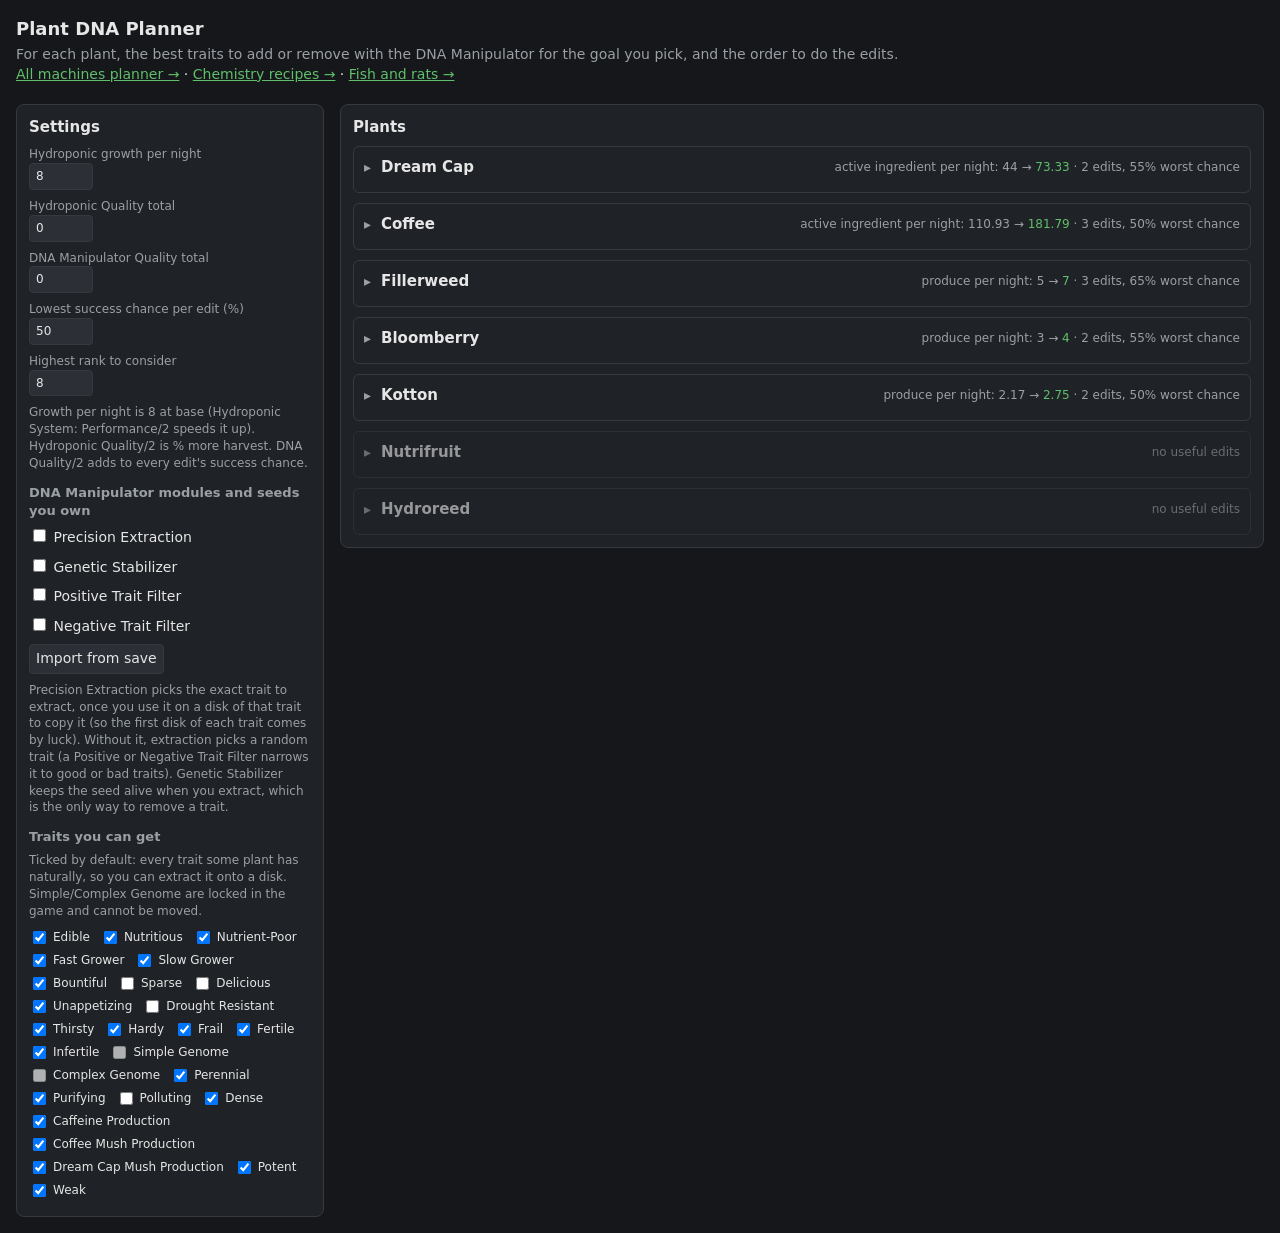
<file: plants.html>
<!doctype html>
<html lang="en">
<head>
<meta charset="utf-8">
<meta name="viewport" content="width=device-width,initial-scale=1">
<title>Plant DNA Planner</title>
<link rel="stylesheet" href="style.css">
<style>
.pcard { border: 1px solid var(--line); border-radius: 6px; padding: 10px; min-width: 0; }
#plants { display: grid; gap: 10px; align-items: start; grid-template-columns: repeat(auto-fill, minmax(min(100%, 460px), 1fr)); }
.pcard h4 { margin: 0; font-size: 15px; flex: 1; }
.pcard.none { opacity: .6; }
details.pcard > summary { list-style: none; gap: 10px; }
details.pcard > summary::before { content: '▸'; color: var(--muted); }
details.pcard[open] > summary::before { content: '▾'; }
table.t td, table.t th { padding: 2px 10px 2px 0; text-align: left; font-size: 13px; }
table.t th { color: var(--muted); font-weight: 600; }
.up { color: var(--accent); } .down { color: var(--bad); }
.traits label { display: inline-flex; gap: 4px; align-items: center; font-size: 12px; margin: 0 10px 4px 0; }
nav a { color: var(--accent); }
@media (min-width: 760px) { main { grid-template-columns: minmax(0, 1fr) minmax(0, 3fr); } }
</style>
</head>
<body>
<header>
  <h1>Plant DNA Planner</h1>
  <p>For each plant, the best traits to add or remove with the DNA Manipulator for the goal you pick, and the order to do the edits.
    <nav style="display:inline"><a href="plan.html">All machines planner →</a> · <a href="chem.html">Chemistry recipes →</a> · <a href="animals.html">Fish and rats →</a></nav></p>
</header>
<main>
  <section>
    <h2>Settings</h2>
    <div class="row stack">
      <label>Hydroponic growth per night<input type="number" id="speed" min="1"></label>
      <label>Hydroponic Quality total<input type="number" id="hydroQ"></label>
      <label>DNA Manipulator Quality total<input type="number" id="dnaQ"></label>
      <label>Lowest success chance per edit (%)<input type="number" id="minSuccess" min="5" max="100"></label>
      <label>Highest rank to consider<input type="number" id="maxRank" min="1" max="15"></label>
    </div>
    <p class="hint">Growth per night is 8 at base (Hydroponic System: Performance/2 speeds it up). Hydroponic Quality/2 is % more harvest. DNA Quality/2 adds to every edit's success chance.</p>
    <h3>DNA Manipulator modules and seeds you own</h3>
    <div class="row" id="owned"></div>
    <div class="row"><button id="importSave">Import from save</button><input type="file" id="saveFile" accept=".es3" hidden><span id="importStatus" class="muted"></span></div>
    <p class="hint">Precision Extraction picks the exact trait to extract, once you use it on a disk of that trait to copy it (so the first disk of each trait comes by luck). Without it, extraction picks a random trait (a Positive or Negative Trait Filter narrows it to good or bad traits). Genetic Stabilizer keeps the seed alive when you extract, which is the only way to remove a trait.</p>
    <h3>Traits you can get</h3>
    <p class="hint">Ticked by default: every trait some plant has naturally, so you can extract it onto a disk. Simple/Complex Genome are locked in the game and cannot be moved.</p>
    <div class="traits" id="traits"></div>
  </section>
  <section>
    <h2>Plants</h2>
    <div id="plants"></div>
  </section>
</main>
<script src="genetics-data.js"></script>
<script src="game-data.js"></script>
<script src="solver.js"></script>
<script src="savegame.js"></script>
<script src="ui.js"></script>
<script>
const KEY = 'ps-plants-v1';
const $ = s => document.querySelector(s);
const G = GENETICS;
const GOALS = { produce: 'Most produce per night', active: 'Most active ingredient per night', money: 'Most sell value per night', seeds: 'Most seeds per harvest' };
const innateSomewhere = id => G.plants.some(p => (p.innate[id] || 0) > 0);
const DEFAULT = {
  speed: 8, hydroQ: 0, dnaQ: 0, minSuccess: 50, maxRank: 8,
  owned: { precision: false, stabilizer: false, posFilter: false, negFilter: false },
  seeds: [], // your seeds from the save: {plant, ranks, heat, count}
  available: Object.fromEntries(G.traits.map(t => [t.id, !t.locked && innateSomewhere(t.id)])),
  plants: Object.fromEntries(G.plants.map(p => [p.id, { goal: p.actives ? 'active' : 'produce', value: p.value }])),
};
let S;
try { S = { ...structuredClone(DEFAULT), ...JSON.parse(localStorage.getItem(KEY)) }; } catch { S = structuredClone(DEFAULT); }
const save = () => { try { localStorage.setItem(KEY, JSON.stringify(S)); } catch {} };
const round = v => Math.round(v * 100) / 100;

// What a seed with these ranks gives, per harvest and per night (long-term, so perennials use their regrow time).
function metrics(plant, ranks) {
  const perennial = (ranks.perennial || 0) > 0;
  const base = perennial ? (plant.refruit || Math.max(1, Math.round(plant.progress * 0.5))) : plant.progress;
  const work = Math.max(1, Math.round(base / G.mult(ranks, 'GROWTH_SPEED')));
  const nights = Math.ceil(work / Math.max(1, S.speed));
  const q0 = Math.round(plant.harvest * G.mult(ranks, 'HARVEST_QUANTITY'));
  const qty = Math.round(q0 + q0 * Math.trunc(S.hydroQ / 2) / 100);
  let activeMl = 0;
  const potency = G.mult(ranks, 'ACTIVES');
  const liquids = { ...(plant.actives || {}) };
  for (const t of G.traits) if (t.produces && ranks[t.id] > 0) liquids[t.produces[0]] = (liquids[t.produces[0]] || 0) + t.produces[1] * G.rankScale(ranks[t.id]);
  const w = plant.target?.weights || {};
  for (const [id, ml] of Object.entries(liquids)) activeMl += ml * potency * (w[id] || 0);
  const value = (S.plants[plant.id].value || 0) * G.mult(ranks, 'SELL_PRICE');
  const seeds = plant.returnsSeeds ? G.mult(ranks, 'SEED_YIELD') : 0;
  return { work, nights, qty, activeMl, perNight: qty / nights, activePerNight: qty * activeMl / nights, moneyPerNight: qty * value / nights, seeds };
}
const score = (goal, m) => ({ produce: m.perNight, active: m.activePerNight, money: m.moneyPerNight, seeds: m.seeds })[goal];

// Groups the goal cares about: a level > 0 means the good trait at that rank, < 0 the bad one, 0 neither.
const PAIRS = { growth: ['fast_grower', 'slow_grower'], yield: ['bountiful', 'sparse'], potency: ['potent', 'weak'], taste: ['delicious', 'unappetizing'], seeds: ['fertile', 'infertile'] };
const RELEVANT = { produce: ['growth', 'yield', 'perennial'], active: ['growth', 'yield', 'perennial', 'potency', 'production'], money: ['growth', 'yield', 'perennial', 'taste'], seeds: ['seeds', 'perennial', 'growth'] };

function allowed(plant, t) {
  if (t.needsSeeds && !plant.returnsSeeds) return false;
  if (t.needsDurable && !plant.durable) return false;
  if (t.needsActive && !plant.actives) return false;
  return true;
}

// Every edit needed to go from innate ranks to the target, ordered so complexity rises as late as possible.
function edits(plant, target) {
  const start = startOf(plant);
  const list = [];
  for (const t of G.traits) {
    const from = start[t.id] || 0, to = target[t.id] || 0;
    for (let k = from; k > to; k--) list.push({ t, add: false, cost: Math.abs(t.c) });
    for (let k = from; k < to; k++) list.push({ t, add: true, cost: t.c });
  }
  list.sort((a, b) => a.cost - b.cost);
  // Walk the edits: complexity after each edit, plus heat from earlier edits on the same seed.
  const ranks = { ...start };
  let heat = startHeat(plant), gen = 1;
  for (const e of list) {
    e.before = { ...ranks };
    ranks[e.t.id] = (ranks[e.t.id] || 0) + (e.add ? 1 : -1);
    const c = G.complexity(plant, ranks);
    let chance = G.success(c + heat, S.dnaQ);
    if (heat > 0 && chance < S.minSuccess) { gen++; heat = 0; chance = G.success(c, S.dnaQ); } // harvest, edit the new seed
    Object.assign(e, { complexity: c, chance, gen });
    heat += 2 + Math.abs(e.t.c);
  }
  return list;
}

function optimise(plant, goal = S.plants[plant.id].goal) {
  const start = startOf(plant);
  const groups = RELEVANT[goal];
  const can = id => S.available[id] && allowed(plant, G.trait(id));
  const levels = [];
  for (const g of groups) {
    if (PAIRS[g]) {
      const [good, bad] = PAIRS[g].map(G.trait);
      if (!allowed(plant, good) && !allowed(plant, bad)) continue;
      const opts = new Set([0]);
      for (let r = 1; r <= S.maxRank; r++) if (can(good.id)) opts.add(r);
      const innateBad = start[bad.id] || 0;
      for (let r = 1; r <= innateBad; r++) opts.add(-r); // keep some of the bad trait already there
      levels.push({ apply: (rk, v) => { rk[good.id] = Math.max(0, v); rk[bad.id] = Math.max(0, -v); }, opts: [...opts], start: (start[good.id] || 0) - innateBad });
    } else if (g === 'perennial' && (can('perennial') || start.perennial)) {
      levels.push({ apply: (rk, v) => { rk.perennial = v; }, opts: [0, 1], start: start.perennial || 0 });
    } else if (g === 'production' && plant.actives) {
      for (const t of G.traits.filter(t => t.produces && plant.target?.weights[t.produces[0]] && (can(t.id) || start[t.id]))) {
        const opts = [];
        for (let r = 0; r <= S.maxRank; r++) if (r === (start[t.id] || 0) || can(t.id)) opts.push(r);
        levels.push({ apply: (rk, v) => { rk[t.id] = v; }, opts, start: start[t.id] || 0 });
      }
    }
  }
  const capC = (95 + Math.trunc(S.dnaQ / 2) - S.minSuccess) / 5; // highest complexity an edit can reach
  const base = score(goal, metrics(plant, start));
  const byOps = new Map(); // edits count -> best plan with that many edits
  const ranks = { ...start };
  (function walk(i) {
    if (i === levels.length) {
      const c = G.complexity(plant, ranks);
      if (c > capC) return;
      // Removing a rank needs a Genetic Stabilizer (extracting without one destroys the seed).
      if (!S.owned.stabilizer && Object.keys(start).some(id => (ranks[id] || 0) < start[id])) return;
      const m = metrics(plant, ranks), s = score(goal, m);
      if (s <= base + 1e-9) return;
      const ops = Object.keys({ ...start, ...ranks }).reduce((n, id) => n + Math.abs((ranks[id] || 0) - (start[id] || 0)), 0);
      const b = byOps.get(ops);
      if (!b || s > b.s + 1e-9 || (Math.abs(s - b.s) < 1e-9 && c < b.c)) byOps.set(ops, { s, ops, c, ranks: { ...ranks }, m });
      return;
    }
    const L = levels[i];
    for (const v of L.opts) { L.apply(ranks, v); walk(i + 1); }
    L.apply(ranks, L.start);
  })(0);
  // Routes: only keep a plan if no other plan gives at least as much output for fewer expected tries.
  const plans = [...byOps.values()].map(p => {
    const list = edits(plant, p.ranks);
    return { ...p, list, tries: list.reduce((a, e) => a + 100 / e.chance, 0), worst: Math.min(...list.map(e => e.chance)), gens: list.length ? list[list.length - 1].gen : 0 };
  });
  const beats = (q, p) => q.s >= p.s - 1e-9 && q.tries <= p.tries + 1e-9 && (q.s > p.s + 1e-9 || q.tries < p.tries - 1e-9);
  const routes = plans.filter(p => !plans.some(q => beats(q, p)));
  routes.sort((a, b) => b.s - a.s);
  return routes.slice(0, 6);
}

// What each goal scores, in words. The tool cannot pick the goal for you: items, mL and money are different
// things, so you choose what this plant is for and the routes maximise that.
const GOAL_HELP = {
  produce: 'Scores <b>items per night</b> = items per harvest ÷ nights per harvest. Pick this when you use or sell the produce itself: more harvest (Bountiful) and faster growth (Fast Grower) count, ingredient strength does not.',
  active: 'Scores <b>target ingredient mL per night</b> = items per harvest × mL per item ÷ nights per harvest. Pick this when the plant feeds your chemistry: more harvest, faster growth and stronger items (Potent, removing Weak) all count.',
  money: 'Scores <b>sell value per night</b> = items per harvest × sell value (× Delicious bonus) ÷ nights per harvest. Pick this when you sell the produce. Set the sell value if it shows "?".',
  seeds: 'Scores <b>seeds back per harvest</b> (Fertile raises it, Perennial halves it). Pick this to grow your seed stock.',
};

// How to actually do a route in the DNA Manipulator (MachineDnaManipulator):
// - Extract: seed + blank DNA disk. Copies one of the seed's traits onto the disk; a Precision Extraction
//   module set to a trait picks that trait. Disk uses = the donor's natural rank in it (1 if not natural).
//   Without a Genetic Stabilizer module the seed is destroyed; with one it survives and loses 1 rank of that trait.
// - Apply: your seed + a written disk. Adds 1 rank and spends 1 use.
// So adding a trait = extract it from a donor plant, then apply; removing = extract it from your own seed with a Stabilizer.
const MODULES = { precision: 'Precision Extraction', stabilizer: 'Genetic Stabilizer', posFilter: 'Positive Trait Filter', negFilter: 'Negative Trait Filter' };
const isNegative = t => t.c < 0 || (t.offset || 0) > 0; // PlantTrait.IsNegative

// Chance an extraction from a seed with these ranks copies trait t, with the modules you own.
// Without Precision the game picks at random from the seed's unlocked traits; a filter that matches t narrows that.
// Precision Extraction starts blank: you use it on a written disk to copy that disk's trait, and it then
// extracts only that trait (one trait at a time). So the first disk of a trait still comes by luck.
function pickOdds(ranks, t) {
  if (S.owned.precision && (S.precisionSet || []).includes(t.id)) return { chance: 1, how: `Precision Extraction, already set to ${t.name}`, pool: [t] };
  if (S.owned.precision && (S.disks || []).includes(t.id)) return { chance: 1, how: `Precision Extraction: first use it on your ${t.name} disk to copy that trait`, pool: [t] };
  let pool = G.traits.filter(x => (ranks[x.id] || 0) > 0 && !x.locked), how = 'no filter';
  if (isNegative(t) && S.owned.negFilter) { pool = pool.filter(isNegative); how = 'Negative Trait Filter only'; }
  else if (!isNegative(t) && S.owned.posFilter) { pool = pool.filter(x => !isNegative(x)); how = 'Positive Trait Filter only'; }
  // A module set to another trait would only extract that trait, so it must come out for a lucky extraction.
  const set = (S.precisionSet || []).map(id => G.trait(id)?.name).filter(Boolean);
  if (S.owned.precision && set.length) how += `; take out Precision Extraction (it is set to ${set.join(', ')})`;
  const o = pool.some(x => x.id === t.id) ? { chance: 1 / pool.length, how, pool } : { chance: 0, how, pool };
  o.luckFirst = S.owned.precision; // after the first lucky disk, Precision makes the rest certain
  return o;
}

// Your seeds (from the save). The save uses its own ids; map them to this planner's.
const SAVE_PLANT = { nutrifruit_seed: 'nutrifruit', kotton_seed: 'kotton', dream_cap_seed: 'dream_cap', coffee_bean: 'coffee', fillerweed_seed: 'fillerweed', hydroreed_seed: 'hydroreed', bloomberry_seed: 'bloomberry' };
const saveTrait = id => (id.startsWith('production_') ? 'prod_' + id.slice(11) : id);
const mySeeds = plant => (S.seeds || []).filter(x => x.plant === plant.id);
const chosenSeed = plant => { const i = S.plants[plant.id].start; return i === undefined || i === '' ? null : mySeeds(plant)[+i] || null; };
const startOf = plant => chosenSeed(plant)?.ranks || plant.innate;
const startHeat = plant => chosenSeed(plant)?.heat || 0;
const seedLabel = (plant, x) => {
  const diff = G.traits.filter(t => (x.ranks[t.id] || 0) !== (plant.innate[t.id] || 0)).map(t => `${t.name} ${plant.innate[t.id] || 0}→${x.ranks[t.id] || 0}`);
  return `Your seed ×${x.count}${diff.length ? ' (edited: ' + diff.join(', ') + ')' : ' (natural)'}${x.heat ? ', heat ' + x.heat : ''}`;
};
function startPicker(plant) {
  if (!(S.seeds || []).length) return '';
  const mine = mySeeds(plant);
  if (!mine.length) return `<span class="warn">You have no ${esc(plant.name)} seeds.</span>`;
  return `Start from <select data-p="${plant.id}" data-f="start"><option value="">Natural seed</option>${mine.map((x, i) => `<option value="${i}" ${String(S.plants[plant.id].start) === String(i) ? 'selected' : ''}>${esc(seedLabel(plant, x))}</option>`).join('')}</select>`;
}

// Donor plant for a trait: the best odds of a successful extraction of that exact trait.
function bestDonor(t) {
  // With your seeds imported, only seeds you own can donate; otherwise any plant that has the trait naturally.
  const pool = (S.seeds || []).length
    ? S.seeds.filter(x => (x.ranks[t.id] || 0) > 0).map(x => ({ p: G.plants.find(p => p.id === x.plant), ranks: x.ranks, heat: x.heat, have: x.count }))
    : G.plants.filter(p => (p.innate[t.id] || 0) > 0).map(p => ({ p, ranks: p.innate, heat: 0 }));
  return pool.filter(d => d.p).map(d => {
    const odds = pickOdds(d.ranks, t), chance = G.success(G.complexity(d.p, d.ranks) + d.heat, S.dnaQ);
    const uses = (d.p.innate[t.id] || 0) > 0 ? d.ranks[t.id] : 1; // ExtractionUses: natural traits give one use per rank
    return { ...d, uses, chance, odds, per: (chance / 100) * odds.chance };
  }).filter(d => d.per > 0).sort((a, b) => b.per - a.per || b.uses - a.uses)[0] || null;
}

const asPct = v => `${Math.round(v * 100)}%`; // (game-data.js already defines pct)
const luckText = o => (o.chance < 1 ? ` Luck: ${asPct(o.chance)} to pick it (1 of ${o.pool.length}: ${o.pool.map(x => esc(x.name)).join(', ')}); otherwise you get a different trait's disk.` : '');

function recipeHtml(plant, list) {
  if (!list.length) return '';
  const adds = {}, steps = [];
  for (const e of list) if (e.add) adds[e.t.id] = (adds[e.t.id] || 0) + 1;
  const removes = list.filter(e => !e.add);
  // 1. Disks to collect first, from donor seeds.
  let disks = 0;
  for (const [id, n] of Object.entries(adds)) {
    const t = G.trait(id), d = bestDonor(t);
    if (!d) {
      const natural = G.plants.filter(p => (p.innate[t.id] || 0) > 0).map(p => p.name);
      steps.push(`<span class="warn">Get a <b>${esc(t.name)}</b> disk with ${n} use${n === 1 ? '' : 's'}: ${natural.length ? `you have no seed with it. Get a ${natural.map(esc).join(' or ')} seed (they have it naturally).` : 'no plant has it naturally, so you need a disk from elsewhere.'}</span>`);
      continue;
    }
    const seeds = Math.ceil(n / d.uses);
    disks += 1;
    steps.push(`Make a <b>${esc(t.name)}</b> disk: put a <b>${esc(d.p.name)}</b> seed${d.have ? ` (you have ${d.have})` : ''} and a blank DNA disk in the DNA Manipulator (${esc(d.odds.how)}) and Extract.
      ${d.chance}% success.${luckText(d.odds)} Expect about ${Math.round(10 / d.per) / 10} tries per good disk.
      ${d.odds.luckFirst && n > d.uses ? `Once you have one ${esc(t.name)} disk, use Precision Extraction on it to copy ${esc(t.name)}; then the next extractions always pick it.` : ''}
      Each ${esc(d.p.name)} seed gives ${d.uses} use${d.uses === 1 ? '' : 's'}; you need ${n}, so use ${seeds} donor seed${seeds === 1 ? '' : 's'} (extract onto the same disk to add uses).
      ${S.owned.stabilizer ? 'With the Genetic Stabilizer the donor seed survives (minus 1 rank of that trait).' : 'The donor seed is used up each try.'}`);
  }
  // 2. The edits on your own seed, in order.
  let gen = 1;
  if (list[0].gen > 1) {
    steps.push(`Your <b>${esc(plant.name)}</b> seed already has ${startHeat(plant)} heat from earlier edits: plant it, grow and harvest it first, and edit one of its new seeds (same traits, no heat).`);
    gen = list[0].gen;
  }
  steps.push(`Put your <b>${esc(plant.name)}</b> seed in the DNA Manipulator.${gen > 1 ? '' : ' Generation 1:'}`);
  for (const e of list) {
    if (e.gen !== gen) { gen = e.gen; steps.push(`Plant the seed, grow and harvest it, and take one of the new seeds (same traits, no heat). Generation ${gen}:`); }
    if (e.add) { steps.push(`&nbsp;&nbsp;Apply the <b>${esc(e.t.name)}</b> disk: +1 ${esc(e.t.name)} (${e.chance}% success).`); continue; }
    if (!S.owned.stabilizer) { steps.push(`&nbsp;&nbsp;<span class="bad">Remove 1 <b>${esc(e.t.name)}</b>: needs a Genetic Stabilizer, which you don't have. Without it, extracting destroys your seed. Find one first, or pick a route that removes nothing.</span>`); continue; }
    const o = pickOdds(e.before, e.t);
    steps.push(`&nbsp;&nbsp;Remove 1 <b>${esc(e.t.name)}</b>: with the Genetic Stabilizer installed (${esc(o.how)}), Extract from your seed onto a blank disk. The seed survives and loses 1 rank (${e.chance}% success).
      ${o.chance < 1 && o.luckFirst ? `Tip: if you already have a ${esc(e.t.name)} disk, use Precision Extraction on it first and this removal is certain. ` : ''}${o.chance < 1 ? `<span class="warn">Luck: ${asPct(o.chance)} it removes ${esc(e.t.name)}; otherwise it removes 1 rank of a different trait (${o.pool.filter(x => x.id !== e.t.id).map(x => esc(x.name)).join(', ')}), which you would have to add back.</span>` : ''}`);
  }
  steps.push('A failed apply keeps the disk use but still adds heat, so retry on the next generation if the chance gets low. A failed extraction writes nothing to the disk.');
  const need = [`${disks + (removes.length ? 1 : 0)} blank DNA disk${disks + (removes.length ? 1 : 0) === 1 ? '' : 's'} (more if extractions fail)`];
  if (removes.length) need.push('Genetic Stabilizer module');
  const missing = Object.keys(MODULES).filter(k => !S.owned[k] && (k === 'precision' || (k === 'stabilizer' && removes.length)));
  const advice = !S.owned.precision
    ? `<p class="warn">You don't have a Precision Extraction module. Worth finding one: use it on a disk of a trait to copy that trait, and every extraction after that picks it. You still need the first disk of each trait by luck. Until then these steps work by luck, shown on each step.</p>`
    : `<p class="hint">Precision Extraction copies its trait from a written disk (use the module on the disk) and then extracts only that trait. It holds one trait at a time, so copy a new disk before switching trait. A trait you have no disk of yet is extracted by luck first.</p>`;
  return `<h3>How to do it</h3>${advice}<p class="hint">You need: ${need.join(', ')}.${missing.length ? ` Missing: ${missing.map(k => MODULES[k]).join(', ')}.` : ''}</p>
    <ol>${steps.map(s => `<li>${s}</li>`).join('')}</ol>`;
}

// The goal's sum with this route's numbers, so the user can check it.
function formulaText(goal, m) {
  if (goal === 'produce') return `Items per night: ${m.qty} items ÷ ${m.nights} night${m.nights === 1 ? '' : 's'} = <b>${round(m.perNight)}</b>.`;
  if (goal === 'active') return `Ingredient per night: ${m.qty} items × ${round(m.activeMl)} mL ÷ ${m.nights} night${m.nights === 1 ? '' : 's'} = <b>${round(m.activePerNight)} mL</b>.`;
  if (goal === 'money') return `Value per night: ${m.qty} items × value ÷ ${m.nights} night${m.nights === 1 ? '' : 's'} = <b>${round(m.moneyPerNight)}</b>.`;
  return `Seeds back per harvest: <b>${round(m.seeds)}</b> on average.`;
}

// Plain-words effect of changing a trait from one rank to another (ranks scale as rank^0.75).
const STAT_WORDS = { GROWTH_SPEED: 'growth speed', HARVEST_QUANTITY: 'items per harvest', ACTIVES: 'ingredient per item', SELL_PRICE: 'sell price', SEED_YIELD: 'seeds back', CALORIES: 'calories', WATER_USE: 'water use', CONTAMINANT_SENSITIVITY: 'contaminant sensitivity', DURABILITY: 'durability' };
function traitEffect(t, from, to) {
  const parts = Object.keys(t.pct || {}).map(stat => {
    const f = G.mult({ [t.id]: to }, stat) / G.mult({ [t.id]: from }, stat);
    return `${STAT_WORDS[stat] || stat} ×${round(f)}`;
  });
  if (t.produces) parts.push(`${round(t.produces[1] * (G.rankScale(to) - G.rankScale(from)))} mL more ${t.produces[0].replace(/_/g, ' ')} per item`);
  if (t.perennial) parts.push(to > from ? 'regrows after harvest (shorter regrow time)' : 'no longer regrows');
  return parts.join(', ') || (to > from ? 'adds the trait' : 'removes the trait');
}

// Why the default goal: plants that feed the chemistry chain are worth their ingredient, the rest their items.
const defaultGoal = plant => (plant.target ? 'active' : 'produce');
const DEFAULT_WHY = plant => plant.target
  ? `Default is ingredient because ${plant.name} is a chemistry ingredient: what matters is how much ${plant.target.name.split(' (')[0].split(',')[0]} it gives.`
  : `Default is items because ${plant.name}'s harvest is used or sold as items.`;

// The best route for every goal side by side, so you can see what each goal gives up.
// The tool cannot rank goals for you: items, mL and money are different things. If you sell, compare value/night.
function compareHtml(plant) {
  const st = S.plants[plant.id];
  const goals = Object.keys(GOALS).filter(k => (k !== 'active' || plant.target) && (k !== 'seeds' || plant.returnsSeeds));
  const now = metrics(plant, startOf(plant));
  const rows = goals.map(g => {
    const r = optimise(plant, g)[0];
    return { g, m: r ? r.m : now, edits: r ? r.ops : 0 };
  });
  const best = k => Math.max(...rows.map(r => r.m[k]));
  const cell = (r, k, digits) => `<td class="${r.m[k] === best(k) && r.m[k] !== now[k] ? 'up' : ''}">${round(r.m[k])}</td>`;
  return `<h3>Optimise for</h3>
    <p class="hint">${DEFAULT_WHY(plant)} Items, mL and money are different things, so you pick; if you sell, compare value per night. Click a goal to plan for it; each row shows that goal's best route.</p>
    <table class="t"><tr><th>Optimise for</th><th>Items/night</th>${plant.target ? '<th>mL/night</th>' : ''}<th>Value/night</th>${plant.returnsSeeds ? '<th>Seeds/harvest</th>' : ''}<th>Edits</th></tr>
    <tr class="muted"><td>Now (no edits)</td><td>${round(now.perNight)}</td>${plant.target ? `<td>${round(now.activePerNight)}</td>` : ''}<td>${round(now.moneyPerNight)}</td>${plant.returnsSeeds ? `<td>${round(now.seeds)}</td>` : ''}<td>0</td></tr>
    ${rows.map(r => `<tr><td><button data-p="${plant.id}" data-goal="${r.g}" class="${r.g === st.goal ? 'on' : ''}">${GOALS[r.g]}</button>${r.g === defaultGoal(plant) ? ' <span class="muted">(default)</span>' : ''}</td>
      ${cell(r, 'perNight')}${plant.target ? cell(r, 'activePerNight') : ''}${cell(r, 'moneyPerNight')}${plant.returnsSeeds ? cell(r, 'seeds') : ''}<td>${r.edits}</td></tr>`).join('')}
    </table>${st.value == null ? '<p class="hint">Set the sell value to compare value per night.</p>' : ''}`;
}

function plantCard(plant) {
  const start = startOf(plant);
  const st = S.plants[plant.id];
  const before = metrics(plant, start), routes = optimise(plant);
  const pick = Math.min(st.route || 0, Math.max(0, routes.length - 1)), best = routes[pick];
  const unit = { produce: 'items/night', active: 'mL/night', money: 'value/night', seeds: 'seeds/harvest' }[st.goal];
  const fmtN = v => (typeof v === 'number' ? round(v) : v);
  const rows = [['Nights per harvest', 'nights'], ['Items per harvest', 'qty'], ['Items per night', 'perNight']]
    .concat(plant.target ? [['Target ingredient mL per item', 'activeMl'], ['Target ingredient mL per night', 'activePerNight']] : [])
    .concat([['Sell value per night', 'moneyPerNight']])
    .concat(plant.returnsSeeds ? [['Seeds back per harvest', 'seeds']] : []);
  let body = `<p class="muted">${plant.note || ''}${plant.target ? `Target ingredient: ${esc(plant.target.name)}.` : ''}</p>`;
  if (best) {
    const changed = G.traits.filter(t => (best.ranks[t.id] || 0) !== (start[t.id] || 0));
    const list = best.list, gens = best.gens;
    body += `<h3>Routes</h3><p class="hint">${S.owned.stabilizer ? '' : 'Without a Genetic Stabilizer these routes only add traits: removing one (like Weak) needs it. '}From most output to easiest. Expected tries counts retries: an edit with a 50% chance takes 2 tries on average. Longer routes with more edits appear when you lower the lowest success chance or raise DNA Quality.</p>
      <table class="t"><tr><th></th><th>Output</th><th>Edits</th><th>Generations</th><th>Worst chance</th><th>Expected tries</th></tr>${routes.map((r, i) => `<tr>
        <td><button data-p="${plant.id}" data-route="${i}" class="${i === pick ? 'on' : ''}">Route ${i + 1}</button></td>
        <td>${round(r.s)} ${unit}</td><td>${r.ops}</td><td>${r.gens}</td><td>${r.worst}%</td><td>${round(r.tries)}</td></tr>`).join('')}</table>
      <h3>Route ${pick + 1}</h3>
      <table class="t"><tr><th></th><th>Now</th><th>Planned</th></tr>${rows.map(([label, k]) => {
      const a = before[k], b = best.m[k], better = k === 'nights' ? b < a : b > a;
      return `<tr><td>${label}</td><td>${fmtN(a)}</td><td class="${a === b ? '' : better ? 'up' : 'down'}">${fmtN(b)}</td></tr>`;
    }).join('')}</table>
      <p class="hint">${formulaText(st.goal, best.m)}</p>
      <h3>Why these trait changes</h3>${changed.length ? `<table class="t"><tr><th>Trait</th><th>Rank</th><th>What it does</th><th>Complexity</th></tr>${changed.map(t => {
        const from = start[t.id] || 0, to = best.ranks[t.id] || 0;
        const cost = G.complexity(plant, { ...start, [t.id]: to }) - G.complexity(plant, start);
        return `<tr><td>${esc(t.name)}</td><td>${from} → ${to}</td><td>${esc(traitEffect(t, from, to))}</td><td>${cost > 0 ? '+' : ''}${cost}</td></tr>`;
      }).join('')}</table>
      <p class="hint">Complexity is what lowers each edit's success chance. Of all trait mixes that stay within your lowest success chance, this route gives the highest ${esc(unit)}; the routes below it trade output for easier edits.</p>` : '<p class="muted">Already best for this goal with the traits available.</p>'}
      ${list.length ? `<h3>Edit order (${list.length} edits over ${gens} generation${gens === 1 ? '' : 's'})</h3>
      <p class="hint">Grow and harvest between generations: new seeds keep the traits and lose the heat, so the next edits succeed more often.</p>
      <table class="t"><tr><th>#</th><th>Edit</th><th>Gen</th><th>Complexity</th><th>Success</th></tr>${list.map((e, n) => `<tr><td>${n + 1}</td><td>${e.add ? '+1' : '−1'} ${esc(e.t.name)}</td><td>${e.gen}</td><td>${e.complexity}</td><td class="${e.chance >= S.minSuccess ? '' : 'down'}">${e.chance}%</td></tr>`).join('')}</table>` : ''}
      ${recipeHtml(plant, list)}`;
  } else body += `<p class="muted"><b>No useful edits with your setup.</b> ${plant.harvest === 0 ? 'Its harvest comes from the Hydroreed Filter module, not the plant, so trait edits cannot raise it. ' : ''}${plant.innate.complex_genome ? `Its natural Complex Genome adds +${4 * plant.innate.complex_genome} complexity, which can't be removed (it's locked), so every edit falls below your lowest success chance. ` : ''}Lower the lowest success chance, raise DNA Quality, or tick more traits.</p>`;
  // Collapsed by default: the summary line shows the best route's result so you can scan all plants.
  const headline = best
    ? `${GOALS[st.goal].replace('Most ', '')}: ${round(score(st.goal, before))} → <span class="up">${round(best.s)}</span> · ${best.ops} edit${best.ops === 1 ? '' : 's'}, ${best.worst}% worst chance`
    : 'no useful edits';
  return `<details class="pcard${best ? '' : ' none'}" data-p="${plant.id}" data-card ${st.open ? 'open' : ''}>
    <summary class="row" style="margin-bottom:4px;cursor:pointer"><h4>${esc(plant.name)}</h4><span class="muted">${headline}</span></summary>
    <div class="row" style="margin:4px 0"><label class="muted">Sell value <input type="number" data-p="${plant.id}" data-f="value" value="${st.value ?? ''}" placeholder="?" style="width:60px"></label></div>
    ${compareHtml(plant)}
    <p class="hint" style="margin:4px 0">${GOAL_HELP[st.goal]}</p>
    <div class="muted">${startPicker(plant)} Traits: ${Object.entries(startOf(plant)).map(([id, r]) => `${esc(G.trait(id).name)} ${r}`).join(', ')}</div>
    ${body}</details>`;
}

function render() {
  save();
  for (const id of ['speed', 'hydroQ', 'dnaQ', 'minSuccess', 'maxRank']) $('#' + id).value = S[id];
  $('#owned').innerHTML = Object.entries(MODULES).map(([k, name]) => `<label><input type="checkbox" data-own="${k}" ${S.owned[k] ? 'checked' : ''}> ${name}</label>`).join('');
  $('#traits').innerHTML = G.traits.map(t => `<label title="complexity ${t.c}"><input type="checkbox" data-t="${t.id}" ${S.available[t.id] ? 'checked' : ''} ${t.locked ? 'disabled' : ''}>${esc(t.name)}</label>`).join('');
  // Most improvable plants first; plants with no useful edit for your setup go last.
  const gain = p => {
    const r = optimise(p)[0], base = score(S.plants[p.id].goal, metrics(p, startOf(p)));
    return r ? r.s / Math.max(base, 1e-9) : 0;
  };
  $('#plants').innerHTML = G.plants.map(p => ({ p, g: gain(p) })).sort((a, b) => b.g - a.g).map(x => plantCard(x.p)).join('');
}

document.addEventListener('click', e => {
  if (e.target.id === 'importSave') { $('#saveFile').click(); return; }
  const d = e.target.dataset;
  if (d.goal) { S.plants[d.p].goal = d.goal; S.plants[d.p].route = 0; render(); return; }
  if (d.route === undefined) return;
  S.plants[d.p].route = +d.route;
  render();
});

document.addEventListener('change', e => {
  const t = e.target, d = t.dataset;
  if (['speed', 'hydroQ', 'dnaQ', 'minSuccess', 'maxRank'].includes(t.id)) S[t.id] = Math.max(t.id === 'hydroQ' || t.id === 'dnaQ' ? -999 : 1, parseInt(t.value, 10) || 0);
  else if (d.t) S.available[d.t] = t.checked;
  else if (d.own) S.owned[d.own] = t.checked;
  else if (t.id === 'saveFile') { importOwned(t.files[0]); t.value = ''; return; }
  else if (d.p) { S.plants[d.p][d.f] = d.f === 'value' ? (t.value === '' ? null : +t.value) : t.value; if (d.f === 'goal' || d.f === 'start') S.plants[d.p].route = 0; }
  else return;
  render();
});
// Which DNA Manipulator modules the save owns (loose or installed).
async function importOwned(file) {
  if (!file) return;
  try {
    const { modules, seeds, disks = [], precision = [] } = readSave(await file.text(), GAME);
    const known = ids => [...new Set(ids.map(saveTrait))].filter(id => G.trait(id));
    S.disks = known(disks); S.precisionSet = known(precision);
    S.seeds = seeds.filter(x => SAVE_PLANT[x.plant]).map(x => ({ plant: SAVE_PLANT[x.plant], heat: x.heat, count: x.count,
      ranks: Object.fromEntries(Object.entries(x.ranks).map(([id, r]) => [saveTrait(id), r]).filter(([id]) => G.trait(id))) }));
    for (const p of G.plants) S.plants[p.id].start = '';
    const has = name => modules.some(m => m.count > 0 && m.name.startsWith(name));
    for (const [k, name] of Object.entries(MODULES)) S.owned[k] = has(name);
    $('#importStatus').textContent = `Read ${file.name}: ` + Object.entries(MODULES).map(([k, n]) => `${n} ${S.owned[k] ? 'yes' : 'no'}`).join(', ') + `; ${S.seeds.reduce((a, x) => a + x.count, 0)} seeds; disks: ${S.disks.map(id => G.trait(id).name).join(', ') || 'none'}${S.precisionSet.length ? `; Precision Extraction set to ${S.precisionSet.map(id => G.trait(id).name).join(', ')}` : ''}.`;
    render();
  } catch (err) { alert('Could not read that save: ' + err.message); }
}
// Remember which plants are open (they start closed).
document.addEventListener('toggle', e => { const d = e.target.dataset; if (d && d.card !== undefined) { S.plants[d.p].open = e.target.open; save(); } }, true);
render();
</script>
</body>
</html>
</file>
<file: style.css>
:root { --bg:#15171a; --panel:#1f2226; --line:#363a40; --text:#e6e6e6; --muted:#9aa0a6; --cell:#2c3036; --accent:#5fbf6a; --warn:#e0a84f; --bad:#e06c6c; --perf:#e8645f; --eff:#5fbf6a; --qual:#e8c547; --node:#6aa8e0; --nostat:#8a8f96; }
* { box-sizing: border-box; }
body { margin: 0; background: var(--bg); color: var(--text); font: 14px/1.4 system-ui, sans-serif; }
header { max-width: none; margin: 0 auto; padding: 16px 16px 0; }
h1 { margin: 0; font-size: 18px; }
header p { margin: 4px 0 0; color: var(--muted); }
main { max-width: none; margin: 0 auto; padding: 16px; display: grid; gap: 16px; grid-template-columns: repeat(auto-fit, minmax(min(100%, 360px), 1fr)); align-items: start; }
section { background: var(--panel); border: 1px solid var(--line); border-radius: 8px; padding: 12px; min-width: 0; }
h2 { margin: 0 0 8px; font-size: 15px; }
h3 { margin: 12px 0 6px; font-size: 13px; color: var(--muted); font-weight: 600; }
.hint { color: var(--muted); font-size: 12px; margin: 0 0 8px; }
input, button, select { font: inherit; color: var(--text); background: var(--cell); border: 1px solid var(--line); border-radius: 4px; padding: 4px 6px; }
select { max-width: 100%; }
input[type=number] { width: 64px; }
button { cursor: pointer; }
button:hover { border-color: var(--accent); }
button.on, button.primary { background: var(--accent); color: #000; border-color: var(--accent); }
button:disabled { opacity: .5; cursor: default; }
.row { display: flex; gap: 8px; align-items: center; flex-wrap: wrap; margin-bottom: 8px; }
.stack label { display: inline-flex; flex-direction: column; font-size: 12px; color: var(--muted); }
.grid { display: inline-grid; gap: 2px; }
.grid div { width: 30px; height: 30px; background: var(--cell); border-radius: 0; display: flex; align-items: center; justify-content: center; font-size: 10px; font-weight: 800; color: #080a0c; position:relative; }
.grid div.part { outline: 2px solid rgba(255,255,255,.82); outline-offset: -2px; }
.grid div.part.origin::after { content:'•'; position:absolute; top:0; left:2px; font-size:9px; line-height:9px; color:#fff; text-shadow:0 1px 2px #000; }
.component-list { display:grid; gap:5px; margin-top:8px; }
.component-row { display:flex; align-items:center; gap:8px; padding:6px 8px; border:1px solid var(--line); border-left:4px solid var(--component-color); border-radius:4px; }
.component-row.done { opacity:.62; background:#202a24; }
.component-row.done .component-name { text-decoration:line-through; }
.component-row label { display:flex; align-items:center; gap:6px; flex:1; cursor:pointer; }
.component-row input { accent-color:var(--accent); }
.delete-layout { border-color:var(--bad); color:#ffb5b5; }
.layout-actions { display:flex; justify-content:space-between; align-items:center; gap:8px; flex-wrap:wrap; }
.progress { color:var(--muted); font-size:12px; }
.grid div.x { background: transparent; }
.grid.shape div { width: 18px; height: 18px; cursor: pointer; }
.grid.shape div.on { background: var(--accent); }
.grid.shape.fixed div { cursor: default; }
.grid.shape.fixed div.on { background: #d9b46a; }
.mod { display: flex; gap: 12px; padding: 10px 0; border-top: 1px solid var(--line); }
.mod.off { opacity: .45; }
.mod .fields { display: flex; flex-direction: column; gap: 6px; flex: 1; min-width: 0; }
.flags label { font-size: 12px; color: var(--muted); }
.muted { color: var(--muted); font-size: 12px; }
.ok { color: var(--accent); } .bad { color: var(--bad); } .warn { color: var(--warn); }
table { border-collapse: collapse; margin-top: 8px; }
td { padding: 2px 10px 2px 0; }
.swatch { display: inline-block; width: 12px; height: 12px; border-radius: 2px; vertical-align: middle; margin-right: 4px; }
.mini { display: inline-grid; gap: 1px; vertical-align: middle; margin-right: 5px; }
.mini i { display: block; width: 7px; height: 7px; }

/* Medium windows: two columns, setup on the left and results on the right. */
@media (min-width: 760px) and (max-width: 1399px) {
  main { grid-template-columns: minmax(0, 1fr) minmax(0, 1fr); }
  main > section:nth-of-type(3) { grid-column: 2; grid-row: 1 / span 2; }
}

/* Result boards: cells follow the board's own size (--cs) and the board never shrinks in a narrow column. */
.grid.board { flex: none; }
.grid.board div { width: var(--cs, 30px); height: var(--cs, 30px); font-size: calc(var(--cs, 30px) / 3); }
.boards figure { flex: none; }

/* Results stay in view while the setup column scrolls (whenever there is more than one column). */
@media (min-width: 760px) {
  main > section:last-of-type { position: sticky; top: 8px; max-height: calc(100vh - 16px); overflow: auto; }
}
/* Lists flow into extra columns when their panel is wide enough. */
#mods { display: grid; column-gap: 16px; grid-template-columns: repeat(auto-fill, minmax(min(100%, 380px), 1fr)); }
/* Stat colours, the same on every page: Performance red, Efficiency green, Quality yellow. */
.st0 { color: var(--perf); } .st1 { color: var(--eff); } .st2 { color: var(--qual); }
.legend { display: flex; gap: 10px; flex-wrap: wrap; font-size: 12px; color: var(--muted); margin: 4px 0; }
.component-row .muted { text-align: right; }
.grid div.part.done { opacity: .3; } /* ticked as installed */
[data-tick] .grid div.part { cursor: pointer; } /* click a module on the board to tick or untick it */
</file>
